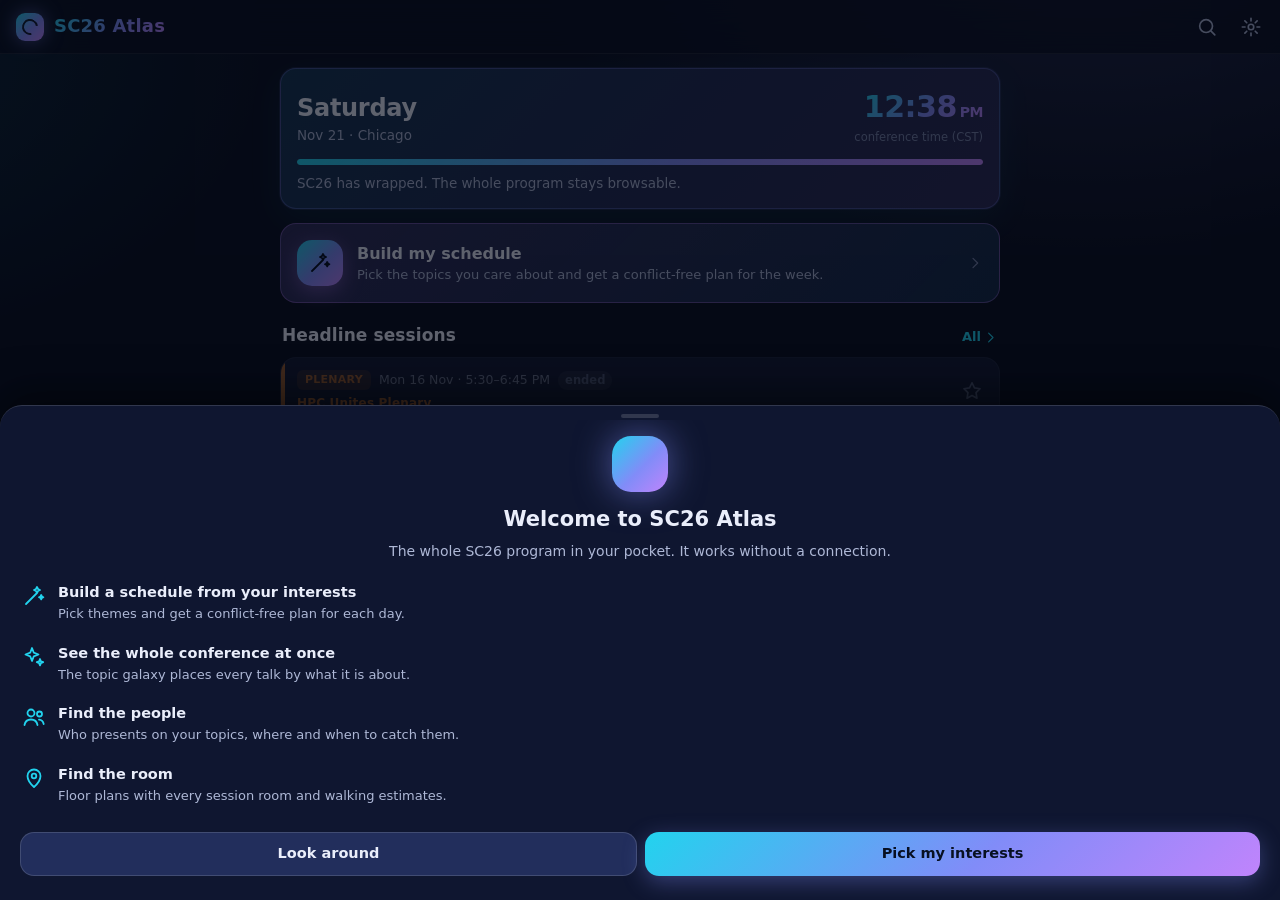
<file: app/web/www/index.html>
<!doctype html>
<html lang="en">
<head>
<meta charset="utf-8">
<meta name="viewport" content="width=device-width, initial-scale=1, maximum-scale=1, user-scalable=no, viewport-fit=cover">
<meta name="theme-color" content="#0B1020">
<meta name="color-scheme" content="dark">
<title>SC26 Atlas</title>
<link rel="icon" href="data:,">
<link rel="stylesheet" href="css/app.css">
<link rel="stylesheet" href="css/views.css">
<link rel="stylesheet" href="css/galaxy.css">
<link rel="stylesheet" href="css/viz.css">
<link rel="stylesheet" href="css/geo.css">
<link rel="stylesheet" href="css/map.css">
</head>
<body>
<div id="splash"><div class="orb"></div><h1>SC26 Atlas</h1><p id="splash-msg">Starting…</p></div>
<div id="app"></div>
<script src="vendor/d3.min.js"></script>
<script src="vendor/topojson-client.min.js"></script>
<script type="module" src="js/app.js"></script>
</body>
</html>
</file>
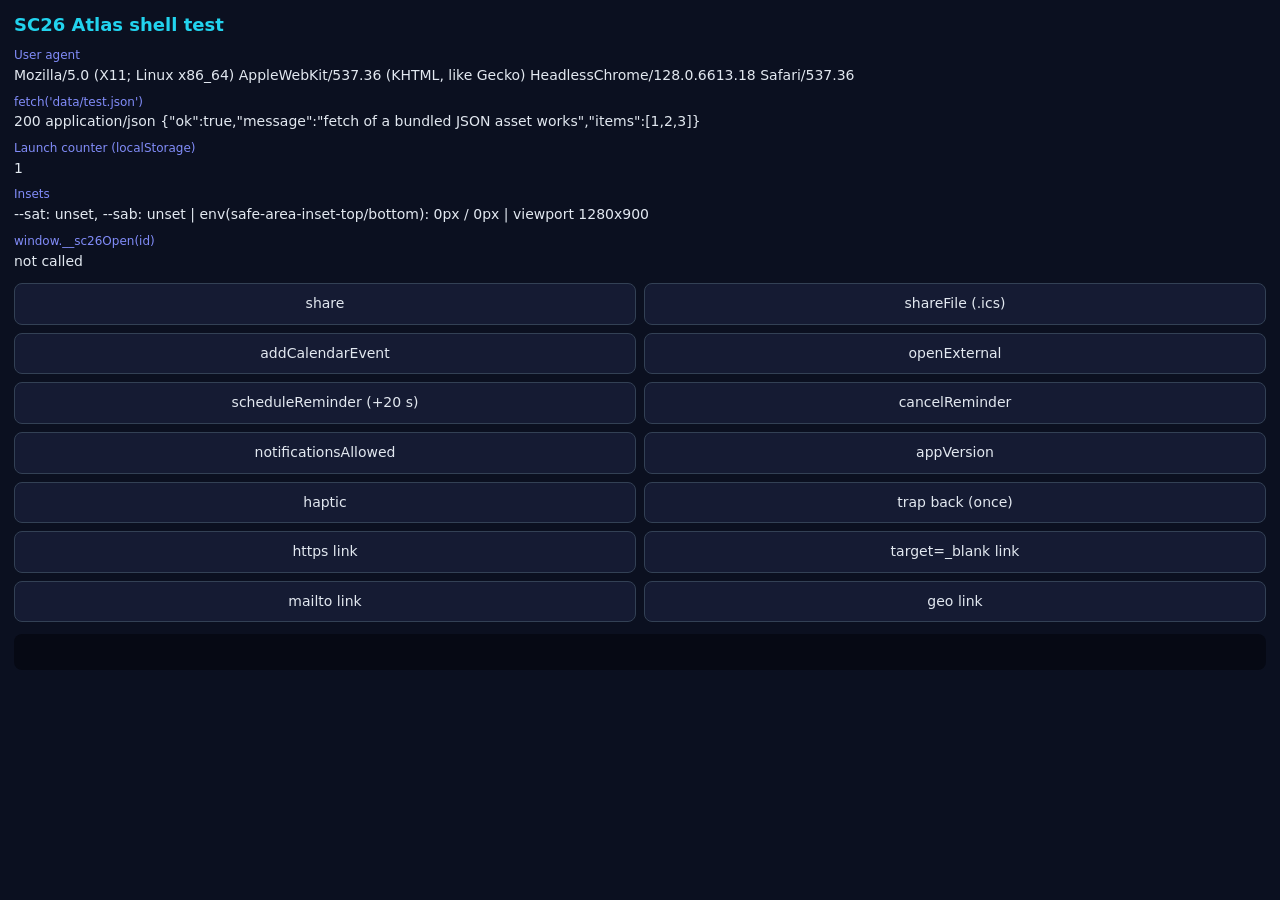
<file: app/android/tools/shell-test-page/index.html>
<!doctype html>
<!-- PLACEHOLDER: test page for the Android shell (app/android). Replace with the real web app. -->
<html lang="en">
<head>
<meta charset="utf-8">
<meta name="viewport" content="width=device-width, initial-scale=1, viewport-fit=cover">
<title>SC26 Atlas shell test</title>
<style>
  :root { color-scheme: dark; }
  * { box-sizing: border-box; }
  html, body { margin: 0; background: #0B1020; color: #E2E8F0; font: 14px/1.4 system-ui, sans-serif; }
  body {
    /* --sat / --sab are set by the native shell; env() is the fallback in a plain browser. */
    padding: calc(var(--sat, env(safe-area-inset-top, 0px)) + 12px) 14px
             calc(var(--sab, env(safe-area-inset-bottom, 0px)) + 12px);
  }
  h1 { font-size: 18px; margin: 0 0 10px; color: #22D3EE; }
  dl { margin: 0 0 12px; }
  dt { color: #818CF8; font-size: 12px; margin-top: 8px; }
  dd { margin: 2px 0 0; word-break: break-word; }
  .buttons { display: grid; grid-template-columns: 1fr 1fr; gap: 8px; }
  button, a.btn {
    display: block; padding: 10px 8px; border: 1px solid #334155; border-radius: 8px;
    background: #151B33; color: #E2E8F0; font: inherit; text-align: center; text-decoration: none;
  }
  button:active { background: #1E2A52; }
  #log { margin-top: 12px; padding: 8px; min-height: 3em; border-radius: 8px; background: #060914;
         color: #C084FC; font: 12px/1.4 ui-monospace, monospace; white-space: pre-wrap; }
  #probe { position: fixed; visibility: hidden; padding: env(safe-area-inset-top, 0px) 0 env(safe-area-inset-bottom, 0px); }
</style>
</head>
<body>
<h1>SC26 Atlas shell test</h1>
<dl>
  <dt>User agent</dt><dd id="ua"></dd>
  <dt>fetch('data/test.json')</dt><dd id="fetch">loading...</dd>
  <dt>Launch counter (localStorage)</dt><dd id="count"></dd>
  <dt>Insets</dt><dd id="insets"></dd>
  <dt>window.__sc26Open(id)</dt><dd id="open">not called</dd>
</dl>

<div class="buttons">
  <button id="b-share">share</button>
  <button id="b-shareFile">shareFile (.ics)</button>
  <button id="b-calendar">addCalendarEvent</button>
  <button id="b-openExternal">openExternal</button>
  <button id="b-schedule">scheduleReminder (+20 s)</button>
  <button id="b-cancel">cancelReminder</button>
  <button id="b-allowed">notificationsAllowed</button>
  <button id="b-version">appVersion</button>
  <button id="b-haptic">haptic</button>
  <button id="b-trap">trap back (once)</button>
  <a class="btn" id="a-https" href="https://example.com/">https link</a>
  <a class="btn" id="a-blank" href="https://example.org/" target="_blank">target=_blank link</a>
  <a class="btn" id="a-mailto" href="mailto:test@example.com?subject=SC26">mailto link</a>
  <a class="btn" id="a-geo" href="geo:41.8826,-87.6233?q=McCormick+Place">geo link</a>
</div>
<div id="probe"></div>
<div id="log"></div>

<script>
  const $ = (id) => document.getElementById(id);
  const log = (msg) => { $('log').textContent = msg + '\n' + $('log').textContent; };
  const bridge = () => window.AndroidBridge;
  const call = (name, ...args) => {
    if (!bridge()) { log(name + ': window.AndroidBridge is not available'); return undefined; }
    const result = bridge()[name](...args);
    log(name + '(' + args.map((a) => JSON.stringify(a)).join(', ').slice(0, 80) + ') -> ' + JSON.stringify(result));
    return result;
  };

  $('ua').textContent = navigator.userAgent;

  fetch('data/test.json')
    .then((r) => r.json().then((j) => r.status + ' ' + r.headers.get('content-type') + ' ' + JSON.stringify(j)))
    .catch((e) => 'FAILED: ' + e)
    .then((text) => { $('fetch').textContent = text; });

  const launches = (parseInt(localStorage.getItem('sc26.launches'), 10) || 0) + 1;
  localStorage.setItem('sc26.launches', String(launches));
  $('count').textContent = String(launches);

  const showInsets = () => {
    const root = getComputedStyle(document.documentElement);
    const probe = getComputedStyle($('probe'));
    $('insets').textContent =
      '--sat: ' + (root.getPropertyValue('--sat').trim() || 'unset') +
      ', --sab: ' + (root.getPropertyValue('--sab').trim() || 'unset') +
      ' | env(safe-area-inset-top/bottom): ' + probe.paddingTop + ' / ' + probe.paddingBottom +
      ' | viewport ' + innerWidth + 'x' + innerHeight;
  };
  showInsets();
  setInterval(showInsets, 500);

  // Contract with the native shell.
  let trapBack = false;
  window.__sc26Back = () => {
    if (!trapBack) return false;      // not handled: the shell finishes the activity
    trapBack = false;
    log('__sc26Back: handled by the page');
    return true;
  };
  window.__sc26Open = (id) => {
    $('open').textContent = 'called with id ' + JSON.stringify(id);
    log('__sc26Open(' + JSON.stringify(id) + ')');
  };

  const ics = () => [
    'BEGIN:VCALENDAR', 'VERSION:2.0', 'PRODID:-//SC26 Atlas//shell test//EN', 'BEGIN:VEVENT',
    'UID:shell-test@sc26atlas', 'DTSTAMP:20261118T000000Z', 'DTSTART:20261118T150000Z',
    'DTEND:20261118T160000Z', 'SUMMARY:SC26 shell test event', 'LOCATION:Room 101', 'END:VEVENT',
    'END:VCALENDAR', ''].join('\r\n');

  $('b-share').onclick = () => call('share', 'SC26 Atlas', 'Shared from the shell test page');
  $('b-shareFile').onclick = () => call('shareFile', 'sc26-test.ics', 'text/calendar', ics());
  $('b-calendar').onclick = () => {
    const start = Date.now() + 3600e3;
    call('addCalendarEvent', 'SC26 shell test', start, String(start + 1800e3), 'Room 101', 'Created by the test page');
  };
  $('b-openExternal').onclick = () => call('openExternal', 'https://example.com/?from=openExternal');
  $('b-schedule').onclick = () =>
    call('scheduleReminder', 'test-1', 'Session reminder', 'Shell test reminder (id test-1)', Date.now() + 20e3);
  $('b-cancel').onclick = () => call('cancelReminder', 'test-1');
  $('b-allowed').onclick = () => call('notificationsAllowed');
  $('b-version').onclick = () => call('appVersion');
  $('b-haptic').onclick = () => call('haptic');
  $('b-trap').onclick = () => { trapBack = true; log('next back press will be handled by the page'); };
</script>
</body>
</html>
</file>
<file: app/web/www/css/app.css>
/* SC26 Atlas: shared styles. Dark, glassy, cyan-to-violet accents. */
:root {
  --bg: #0B1020; --bg2: #0F1630; --card: #141C3A; --card2: #1A2449; --card3: #222E5C;
  --line: rgba(255, 255, 255, .08); --line2: rgba(255, 255, 255, .14);
  --tx: #EAEEFB; --tx2: #AEB8D6; --tx3: #7A86AB;
  --acc: #22D3EE; --acc2: #818CF8; --acc3: #C084FC; --ok: #34D399; --warn: #FBBF24; --bad: #FB7185; --gold: #FACC15;
  --grad: linear-gradient(135deg, #22D3EE 0%, #818CF8 55%, #C084FC 100%);
  --r: 16px; --r2: 12px; --r3: 999px;
  --top-h: 54px; --tabs-h: 62px;
  --sat: env(safe-area-inset-top, 0px); --sab: env(safe-area-inset-bottom, 0px);
  --shadow: 0 8px 28px rgba(0, 0, 0, .35);
  color-scheme: dark;
}
* { box-sizing: border-box; -webkit-tap-highlight-color: transparent; }
html, body { height: 100%; margin: 0; }
body {
  font: 15px/1.45 system-ui, -apple-system, Roboto, "Segoe UI", sans-serif; color: var(--tx);
  background:
    radial-gradient(900px 520px at 85% -8%, rgba(129, 140, 248, .20), transparent 62%),
    radial-gradient(700px 480px at -12% 6%, rgba(34, 211, 238, .13), transparent 60%),
    var(--bg);
  background-attachment: fixed; overflow: hidden; overscroll-behavior: none;
  -webkit-font-smoothing: antialiased; text-rendering: optimizeLegibility;
  user-select: none; -webkit-user-select: none;
}
button { font: inherit; color: inherit; background: none; border: 0; padding: 0; cursor: pointer; }
input, textarea, select { font: inherit; color: inherit; }
h1, h2, h3, h4, p { margin: 0; }
a { color: var(--acc); text-decoration: none; }
.sel { user-select: text; -webkit-user-select: text; }
.ic { width: 20px; height: 20px; flex: none; vertical-align: -4px; }
.ic.dim { color: var(--tx3); width: 16px; height: 16px; }
mark { background: rgba(34, 211, 238, .25); color: inherit; border-radius: 3px; padding: 0 1px; }

/* ------------------------------------------------------------ app frame */
#app { position: fixed; inset: 0; display: flex; flex-direction: column; }
#top {
  flex: none; height: calc(var(--top-h) + var(--sat)); padding: var(--sat) 8px 0 8px; display: flex; align-items: center; gap: 2px;
  background: rgba(11, 16, 32, .78); backdrop-filter: blur(14px); -webkit-backdrop-filter: blur(14px);
  border-bottom: 1px solid var(--line); z-index: 20;
}
#top.root #top-back, #top.root #top-title { display: none; }
#top.sub #top-brand, #top.sub #top-settings { display: none; }
#top-brand { display: flex; align-items: center; gap: 10px; flex: 1; padding-left: 8px; font-size: 18px; letter-spacing: .2px; }
#top-brand b { background: var(--grad); -webkit-background-clip: text; background-clip: text; color: transparent; font-weight: 800; }
.logo { width: 28px; height: 28px; border-radius: 9px; background: var(--grad); position: relative; box-shadow: 0 0 18px rgba(129, 140, 248, .55); }
.logo::after { content: ""; position: absolute; inset: 6px; border-radius: 50%; border: 2px solid rgba(11, 16, 32, .9); border-right-color: transparent; transform: rotate(35deg); }
#top-title { flex: 1; font-size: 17px; font-weight: 650; white-space: nowrap; overflow: hidden; text-overflow: ellipsis; padding: 0 4px; }
#top-actions { display: flex; align-items: center; }
.iconbtn { width: 42px; height: 42px; border-radius: 50%; display: inline-flex; align-items: center; justify-content: center; color: var(--tx2); flex: none; }
.iconbtn:active { background: var(--line); }
.iconbtn.on { color: var(--gold); }
.iconbtn .ic { width: 22px; height: 22px; }

#view { flex: 1; overflow-y: auto; overflow-x: hidden; padding: 14px 14px 28px; -webkit-overflow-scrolling: touch; outline: none; scroll-behavior: auto; }
#view.full { padding: 0; overflow: hidden; position: relative; }
#view.enter { animation: vin .22s ease-out; }
#view.enter-back { animation: vback .2s ease-out; }
@keyframes vin { from { opacity: 0; transform: translateY(10px); } to { opacity: 1; transform: none; } }
@keyframes vback { from { opacity: 0; transform: translateY(-6px); } to { opacity: 1; transform: none; } }

#tabs {
  flex: none; height: calc(var(--tabs-h) + var(--sab)); padding-bottom: var(--sab); display: flex;
  background: rgba(11, 16, 32, .86); backdrop-filter: blur(16px); -webkit-backdrop-filter: blur(16px); border-top: 1px solid var(--line); z-index: 20;
}
#tabs button { flex: 1; display: flex; flex-direction: column; align-items: center; justify-content: center; gap: 3px; color: var(--tx3); font-size: 11px; font-weight: 600; position: relative; }
#tabs button .ic { width: 23px; height: 23px; transition: transform .18s; }
#tabs button.on { color: var(--tx); }
#tabs button.on .ic { color: var(--acc); transform: translateY(-1px) scale(1.08); filter: drop-shadow(0 0 8px rgba(34, 211, 238, .6)); }
#tabs button.on::before { content: ""; position: absolute; top: 0; width: 28px; height: 3px; border-radius: 0 0 4px 4px; background: var(--grad); }
#plan-badge { position: absolute; top: 7px; left: calc(50% + 8px); min-width: 17px; height: 17px; padding: 0 5px; border-radius: 9px; background: var(--acc3); color: #0B1020; font: 700 10.5px/17px system-ui; font-style: normal; text-align: center; }
body.full #tabs { display: flex; }

/* --------------------------------------------------------------- pieces */
.card { background: linear-gradient(180deg, rgba(255, 255, 255, .045), rgba(255, 255, 255, .02)), var(--card); border: 1px solid var(--line); border-radius: var(--r); }
.card.pad { padding: 14px; }
.card.glow { border-color: rgba(129, 140, 248, .35); box-shadow: 0 0 0 1px rgba(129, 140, 248, .12), 0 10px 34px rgba(34, 211, 238, .08); }

.it { position: relative; display: flex; align-items: flex-start; gap: 6px; padding: 12px 6px 12px 16px; margin-bottom: 10px; overflow: hidden; }
.it::before { content: ""; position: absolute; left: 0; top: 0; bottom: 0; width: 4px; background: var(--c); }
.it:active { background: var(--card2); }
.it.past { opacity: .62; }
.it-main { flex: 1; min-width: 0; }
.it-meta { display: flex; align-items: center; flex-wrap: wrap; gap: 6px 8px; margin-bottom: 5px; }
.it-meta .time { color: var(--tx2); font-size: 12.5px; font-variant-numeric: tabular-nums; }
.it-title { font-weight: 650; font-size: 15.5px; line-height: 1.3; display: -webkit-box; -webkit-line-clamp: 3; -webkit-box-orient: vertical; overflow: hidden; }
.it-kick { color: var(--c); font-size: 12px; font-weight: 700; letter-spacing: .2px; margin-bottom: 1px; }
.it-par { color: var(--tx3); font-size: 12.5px; margin-top: 2px; white-space: nowrap; overflow: hidden; text-overflow: ellipsis; }
.it-sub { display: flex; flex-wrap: wrap; gap: 3px 12px; margin-top: 6px; color: var(--tx2); font-size: 12.8px; }
.it-sub .loc { display: inline-flex; align-items: center; gap: 3px; color: var(--tx); white-space: nowrap; }
.it-sub .loc .ic { width: 14px; height: 14px; color: var(--c); }
.it-sub .who { white-space: nowrap; overflow: hidden; text-overflow: ellipsis; max-width: 100%; }
.it-sub .cnt { color: var(--tx3); }
.it.dense { padding-top: 9px; padding-bottom: 9px; margin-bottom: 7px; }
.it.dense .it-title { font-size: 14.5px; -webkit-line-clamp: 2; }

.pill { display: inline-flex; align-items: center; height: 20px; padding: 0 8px; border-radius: 6px; font-size: 11px; font-weight: 700; letter-spacing: .25px; text-transform: uppercase; color: var(--c); background: color-mix(in srgb, var(--c) 16%, transparent); white-space: nowrap; }
.rel { font-size: 11.5px; font-weight: 700; padding: 1px 7px; border-radius: 9px; }
.rel.now { color: #06281c; background: var(--ok); animation: pulse 1.8s infinite; }
.rel.soon { color: var(--warn); background: rgba(251, 191, 36, .13); }
.rel.past { color: var(--tx3); background: var(--line); }
@keyframes pulse { 0%, 100% { box-shadow: 0 0 0 0 rgba(52, 211, 153, .5); } 50% { box-shadow: 0 0 0 6px rgba(52, 211, 153, 0); } }
.badge { display: inline-flex; align-items: center; gap: 4px; font-size: 11.5px; font-weight: 650; padding: 2px 8px; border-radius: 8px; background: var(--line); color: var(--tx2); }
.badge .ic { width: 13px; height: 13px; }
.badge.gold { color: var(--gold); background: rgba(250, 204, 21, .12); }

.star { width: 42px; height: 42px; flex: none; border-radius: 50%; display: inline-flex; align-items: center; justify-content: center; color: var(--tx3); }
.star .ic { width: 22px; height: 22px; transition: transform .15s; }
.star.on { color: var(--gold); }
.star.on .ic { fill: var(--gold); filter: drop-shadow(0 0 6px rgba(250, 204, 21, .55)); }
.star.pop .ic { animation: pop .32s ease-out; }
.star.sm { width: 34px; height: 34px; } .star.sm .ic { width: 18px; height: 18px; }
@keyframes pop { 0% { transform: scale(.6); } 60% { transform: scale(1.35); } 100% { transform: scale(1); } }

.match { display: flex; align-items: center; flex-wrap: wrap; gap: 6px 8px; margin-top: 8px; font-size: 12px; color: var(--tx2); }
.match .bar { width: 64px; height: 6px; border-radius: 3px; background: var(--line2); overflow: hidden; }
.match .bar i { display: block; height: 100%; background: var(--grad); }
.match b { color: var(--acc); font-weight: 700; }

.chips { display: flex; flex-wrap: wrap; gap: 8px; }
.hscroll { display: flex; gap: 8px; overflow-x: auto; padding: 2px 14px; margin: 0 -14px; scrollbar-width: none; }
.hscroll::-webkit-scrollbar { display: none; }
.hscroll > * { flex: none; }
.chip { display: inline-flex; align-items: center; gap: 6px; height: 34px; padding: 0 13px; border-radius: var(--r3); background: var(--card2); border: 1px solid var(--line); color: var(--tx2); font-size: 13.5px; font-weight: 550; white-space: nowrap; transition: background .12s, border-color .12s, color .12s; }
.chip .ic { width: 15px; height: 15px; }
.chip i { font-style: normal; font-size: 11.5px; color: var(--tx3); font-weight: 600; }
.chip.sm { height: 26px; padding: 0 10px; font-size: 12px; }
.chip.tinted { color: color-mix(in srgb, var(--c) 78%, white); border-color: color-mix(in srgb, var(--c) 34%, transparent); background: color-mix(in srgb, var(--c) 11%, transparent); }
.chip.on { color: #071022; background: var(--acc); border-color: transparent; font-weight: 700; }
.chip.on i { color: rgba(7, 16, 34, .65); }
.chip.tinted.on { background: var(--c); color: #071022; }
.chip:active { transform: scale(.97); }

.btn { display: inline-flex; align-items: center; justify-content: center; gap: 8px; height: 44px; padding: 0 18px; border-radius: 14px; background: var(--card3); border: 1px solid var(--line2); font-weight: 650; font-size: 14.5px; color: var(--tx); }
.btn:active { transform: scale(.98); }
.btn.primary { background: var(--grad); color: #071022; border: 0; box-shadow: 0 6px 22px rgba(129, 140, 248, .35); }
.btn.ghost { background: transparent; }
.btn.sm { height: 34px; padding: 0 12px; font-size: 13px; border-radius: 11px; gap: 6px; }
.btn.sm .ic { width: 16px; height: 16px; }
.btn.on { color: var(--bad); border-color: rgba(251, 113, 133, .4); }
.btn.on .ic { fill: var(--bad); }
.btn.block { width: 100%; }
.btn[disabled] { opacity: .45; }
.link { display: inline-flex; align-items: center; gap: 2px; color: var(--acc); font-size: 13px; font-weight: 600; }
.link .ic { width: 15px; height: 15px; }
.btnrow { display: flex; gap: 8px; flex-wrap: wrap; }
.btnrow .btn { flex: 1; min-width: 0; }

.sec { margin: 20px 0 0; }
.sec:first-child { margin-top: 4px; }
.sec-h { display: flex; align-items: baseline; gap: 10px; margin: 0 2px 10px; }
.sec-h h2 { font-size: 17px; font-weight: 750; letter-spacing: .1px; flex: 1; }
.sec-sub { color: var(--tx3); font-size: 12.5px; }
.lead { color: var(--tx2); font-size: 14px; margin: 0 2px 12px; }
.muted { color: var(--tx3); } .small { font-size: 12.5px; }

.row { display: flex; align-items: center; gap: 12px; padding: 10px 4px; border-bottom: 1px solid var(--line); min-height: 60px; }
.row:last-child { border-bottom: 0; }
.row:active { background: var(--line); }
.row-main { flex: 1; min-width: 0; }
.row-title { font-weight: 620; white-space: nowrap; overflow: hidden; text-overflow: ellipsis; }
.row-title.wf { display: flex; align-items: center; gap: 6px; }
.row-title.wf .nm { min-width: 0; overflow: hidden; text-overflow: ellipsis; }
.row-title.wf .flag { flex: none; }
.row-sub { color: var(--tx2); font-size: 12.8px; white-space: nowrap; overflow: hidden; text-overflow: ellipsis; }
.row-right { color: var(--tx2); font-size: 12.5px; text-align: right; flex: none; font-variant-numeric: tabular-nums; }
.row-right b { display: block; color: var(--tx); font-size: 16px; }
.flag { font-size: 13px; }
.list { padding: 2px 12px; }

.av { position: relative; display: inline-flex; align-items: center; justify-content: center; width: var(--s); height: var(--s); flex: none; border-radius: 50%; overflow: hidden; font-weight: 700; font-size: calc(var(--s) * .36); color: #fff; background: linear-gradient(135deg, hsl(var(--h) 62% 46%), hsl(calc(var(--h) + 48) 60% 36%)); box-shadow: inset 0 0 0 1px rgba(255, 255, 255, .14); }
.av img { position: absolute; inset: 0; width: 100%; height: 100%; object-fit: cover; }
.av.sq { border-radius: 13px; color: rgba(255, 255, 255, .92); }
.av.ring { box-shadow: 0 0 0 2px var(--bg), 0 0 0 4px var(--acc2); }
.avstack { display: inline-flex; } .avstack .av { margin-left: -8px; box-shadow: 0 0 0 2px var(--card); } .avstack .av:first-child { margin-left: 0; }

.stats { display: grid; grid-template-columns: repeat(3, 1fr); gap: 10px; }
.stat { background: var(--card); border: 1px solid var(--line); border-radius: var(--r2); padding: 12px 10px; text-align: center; }
.stat b { display: block; font-size: 22px; font-weight: 800; background: var(--grad); -webkit-background-clip: text; background-clip: text; color: transparent; font-variant-numeric: tabular-nums; }
.stat span { color: var(--tx2); font-size: 11.8px; }

.empty { text-align: center; padding: 44px 24px; color: var(--tx2); }
.empty > .ic { width: 44px; height: 44px; color: var(--acc2); opacity: .9; }
.empty h3 { margin: 12px 0 6px; font-size: 17px; color: var(--tx); }
.empty p { margin-bottom: 16px; }

.seg { display: flex; padding: 3px; background: var(--card); border: 1px solid var(--line); border-radius: 13px; gap: 2px; }
.seg button { flex: 1; height: 34px; border-radius: 10px; color: var(--tx2); font-weight: 620; font-size: 13.5px; display: inline-flex; align-items: center; justify-content: center; gap: 6px; white-space: nowrap; padding: 0 8px; }
.seg button .ic { width: 16px; height: 16px; }
.seg button.on { background: var(--card3); color: var(--tx); box-shadow: 0 1px 0 rgba(255, 255, 255, .08) inset; }

.field { display: flex; align-items: center; gap: 8px; height: 46px; padding: 0 14px; background: var(--card); border: 1px solid var(--line2); border-radius: 14px; }
.field:focus-within { border-color: var(--acc2); box-shadow: 0 0 0 3px rgba(129, 140, 248, .18); }
.field input { flex: 1; min-width: 0; background: none; border: 0; outline: 0; height: 100%; font-size: 15.5px; user-select: text; -webkit-user-select: text; }
.field input::placeholder { color: var(--tx3); }
.field .ic { color: var(--tx3); }
textarea.area { width: 100%; min-height: 84px; padding: 12px 14px; background: var(--card); border: 1px solid var(--line2); border-radius: 14px; outline: 0; resize: vertical; user-select: text; -webkit-user-select: text; }
textarea.area:focus { border-color: var(--acc2); }

.toggle { display: flex; align-items: center; gap: 12px; padding: 12px 2px; border-bottom: 1px solid var(--line); }
.toggle:last-child { border-bottom: 0; }
.toggle > div { flex: 1; } .toggle b { display: block; font-weight: 620; } .toggle span { color: var(--tx2); font-size: 12.8px; }
.sw { width: 46px; height: 28px; border-radius: 14px; background: var(--card3); border: 1px solid var(--line2); position: relative; flex: none; transition: background .15s; }
.sw::after { content: ""; position: absolute; top: 2px; left: 2px; width: 22px; height: 22px; border-radius: 50%; background: var(--tx2); transition: transform .15s, background .15s; }
.sw.on { background: color-mix(in srgb, var(--acc) 55%, transparent); border-color: transparent; }
.sw.on::after { transform: translateX(18px); background: #fff; }

.daytabs { display: flex; gap: 8px; overflow-x: auto; padding: 2px 14px 4px; margin: 0 -14px 10px; scrollbar-width: none; }
.daytabs::-webkit-scrollbar { display: none; }
.daytab { flex: none; width: 58px; padding: 8px 0 7px; border-radius: 14px; background: var(--card); border: 1px solid var(--line); text-align: center; color: var(--tx2); position: relative; }
.daytab b { display: block; font-size: 19px; line-height: 1.1; color: var(--tx); }
.daytab small { font-size: 11px; font-weight: 650; text-transform: uppercase; letter-spacing: .5px; }
.daytab em { display: block; font-style: normal; font-size: 10.5px; color: var(--tx3); margin-top: 1px; }
.daytab.on { background: var(--grad); border-color: transparent; color: #071022; }
.daytab.on b, .daytab.on em { color: #071022; }
.daytab.today::after { content: ""; position: absolute; top: 5px; right: 6px; width: 6px; height: 6px; border-radius: 50%; background: var(--ok); }

.timehead { position: sticky; top: -14px; z-index: 5; margin: 14px -14px 8px; padding: 7px 16px; display: flex; align-items: baseline; gap: 10px; background: rgba(11, 16, 32, .9); backdrop-filter: blur(10px); -webkit-backdrop-filter: blur(10px); border-bottom: 1px solid var(--line); }
.timehead b { font-size: 15px; font-weight: 750; font-variant-numeric: tabular-nums; }
.timehead span { color: var(--tx3); font-size: 12.5px; }
.timehead.now b { color: var(--ok); }

.talk { display: flex; align-items: center; gap: 10px; padding: 9px 2px 9px 0; border-bottom: 1px solid var(--line); }
.talk:last-child { border-bottom: 0; }
.talk .t { width: 66px; flex: none; color: var(--tx2); font-size: 12.3px; font-variant-numeric: tabular-nums; }
.talk .tt { flex: 1; min-width: 0; }
.talk .tt b { display: block; font-weight: 600; font-size: 14px; line-height: 1.3; }
.talk .tt em { display: block; font-style: normal; color: var(--tx2); font-size: 12.3px; white-space: nowrap; overflow: hidden; text-overflow: ellipsis; }
.talk.brk { color: var(--tx3); font-size: 13px; padding: 7px 0; }
.talk.past { opacity: .6; }

/* ---------------------------------------------------------------- sheet */
.sheet-wrap { position: fixed; inset: 0; z-index: 60; }
.sheet-bg { position: absolute; inset: 0; background: rgba(3, 6, 16, .6); opacity: 0; transition: opacity .2s; }
.sheet { position: absolute; left: 0; right: 0; bottom: 0; max-height: 82%; display: flex; flex-direction: column; background: var(--bg2); border-radius: 22px 22px 0 0; border-top: 1px solid var(--line2); transform: translateY(100%); transition: transform .24s cubic-bezier(.2, .8, .2, 1); padding-bottom: var(--sab); box-shadow: 0 -12px 40px rgba(0, 0, 0, .5); }
.sheet.tall { height: 82%; }
.sheet-wrap.open .sheet-bg { opacity: 1; } .sheet-wrap.open .sheet { transform: none; }
.sheet-grip { width: 38px; height: 4px; border-radius: 2px; background: var(--line2); margin: 8px auto 2px; flex: none; }
.sheet-h { display: flex; align-items: center; padding: 4px 8px 4px 18px; flex: none; }
.sheet-h h3 { flex: 1; font-size: 17px; }
.sheet-body { overflow-y: auto; padding: 8px 16px 20px; }

#toast { position: fixed; left: 50%; bottom: calc(var(--tabs-h) + var(--sab) + 16px); transform: translate(-50%, 20px); opacity: 0; pointer-events: none; z-index: 80; background: #F1F4FF; color: #0B1020; font-weight: 620; font-size: 13.5px; padding: 10px 16px; border-radius: 14px; box-shadow: var(--shadow); transition: opacity .18s, transform .18s; max-width: 86%; text-align: center; }
#toast.show { opacity: 1; transform: translate(-50%, 0); }

/* --------------------------------------------------------------- splash */
#splash { position: fixed; inset: 0; z-index: 100; display: flex; flex-direction: column; align-items: center; justify-content: center; gap: 18px; background: var(--bg); transition: opacity .35s; }
#splash.hide { opacity: 0; pointer-events: none; }
#splash .orb { width: 86px; height: 86px; border-radius: 28px; background: var(--grad); box-shadow: 0 0 60px rgba(129, 140, 248, .6); animation: orb 2.4s ease-in-out infinite; position: relative; }
#splash .orb::after { content: ""; position: absolute; inset: 20px; border-radius: 50%; border: 5px solid rgba(11, 16, 32, .9); border-right-color: transparent; animation: spin 1.1s linear infinite; }
#splash h1 { font-size: 26px; font-weight: 850; background: var(--grad); -webkit-background-clip: text; background-clip: text; color: transparent; }
#splash p { color: var(--tx2); font-size: 13.5px; min-height: 20px; }
@keyframes orb { 0%, 100% { transform: translateY(0) rotate(0); } 50% { transform: translateY(-8px) rotate(4deg); } }
@keyframes spin { to { transform: rotate(360deg); } }

/* ------------------------------------------------------------- generic */
.grid2 { display: grid; grid-template-columns: 1fr 1fr; gap: 10px; }
.tile { position: relative; padding: 13px 14px 14px; border-radius: var(--r); background: var(--card); border: 1px solid var(--line); overflow: hidden; min-height: 96px; display: flex; flex-direction: column; }
.tile:active { transform: scale(.985); }
.tile .ic { width: 26px; height: 26px; color: var(--c, var(--acc)); margin-bottom: 10px; position: relative; z-index: 1; }
.tile b, .tile span { position: relative; z-index: 1; }
.tile b { font-size: 15px; } .tile span { color: var(--tx2); font-size: 12.3px; line-height: 1.3; }
.tile::after { content: ""; position: absolute; right: -30px; top: -30px; width: 110px; height: 110px; border-radius: 50%; background: radial-gradient(circle, color-mix(in srgb, var(--c, var(--acc)) 32%, transparent), transparent 70%); }
.kv { display: grid; grid-template-columns: auto 1fr; gap: 6px 14px; font-size: 13.8px; }
.kv dt { color: var(--tx3); } .kv dd { margin: 0; }
.hr { height: 1px; background: var(--line); margin: 14px 0; }
.note { font-size: 12.3px; color: var(--tx3); line-height: 1.4; }
.spinner { width: 26px; height: 26px; border-radius: 50%; border: 3px solid var(--line2); border-top-color: var(--acc); animation: spin .8s linear infinite; margin: 30px auto; }
.sentinel { height: 1px; }
.bars { display: grid; gap: 7px; }
.barrow { display: grid; grid-template-columns: minmax(0, 46%) 1fr auto; align-items: center; gap: 10px; font-size: 13.3px; min-height: 28px; }
.barrow > span:first-child { white-space: nowrap; overflow: hidden; text-overflow: ellipsis; }
.barrow .track { height: 10px; border-radius: 5px; background: var(--line); overflow: hidden; }
.barrow .track i { display: block; height: 100%; border-radius: 5px; background: var(--c, var(--acc2)); min-width: 3px; }
.barrow > b { font-variant-numeric: tabular-nums; font-weight: 650; color: var(--tx2); min-width: 26px; text-align: right; }
.legend { display: flex; flex-wrap: wrap; gap: 6px 12px; font-size: 12px; color: var(--tx2); }
.legend i { display: inline-block; width: 9px; height: 9px; border-radius: 3px; margin-right: 5px; background: var(--c); }
canvas { display: block; touch-action: none; }
.fab { position: absolute; right: 14px; bottom: 14px; z-index: 8; }
.overlay-card { position: absolute; left: 12px; right: 12px; bottom: 12px; z-index: 9; padding: 12px 14px; border-radius: var(--r); background: rgba(20, 28, 58, .94); border: 1px solid var(--line2); backdrop-filter: blur(12px); -webkit-backdrop-filter: blur(12px); box-shadow: var(--shadow); }
.floatbar { position: absolute; left: 0; right: 0; top: 0; z-index: 8; padding: 10px 0 8px; background: linear-gradient(180deg, rgba(11, 16, 32, .92), rgba(11, 16, 32, 0)); }
@media (min-width: 720px) {
  #view:not(.full) { padding-left: max(14px, calc(50% - 360px)); padding-right: max(14px, calc(50% - 360px)); }
}
@media (prefers-reduced-motion: reduce) { *, *::before, *::after { animation-duration: .01ms !important; animation-delay: 0s !important; transition-duration: .01ms !important; } }
</file>
<file: app/web/www/css/views.css>
/* SC26 Atlas: styles for the core views (today, schedule, item, people, plan, builder, search, settings). */

/* ---------------------------------------------------------------- today */
.hero { padding: 16px 16px 14px; margin-bottom: 14px; background: linear-gradient(135deg, rgba(34, 211, 238, .14), rgba(129, 140, 248, .13) 55%, rgba(192, 132, 252, .14)), var(--card); }
.hero-row { display: flex; align-items: flex-end; justify-content: space-between; gap: 12px; }
.hero-day { font-size: 24px; font-weight: 820; letter-spacing: -.3px; }
.hero-date { color: var(--tx2); font-size: 13.5px; }
.hero-clock { text-align: right; }
.hero-clock b { font-size: 30px; font-weight: 800; font-variant-numeric: tabular-nums; letter-spacing: -.5px; background: var(--grad); -webkit-background-clip: text; background-clip: text; color: transparent; }
.hero-clock small { font-size: 14px; margin-left: 3px; }
.hero-clock span { display: block; font-size: 11.5px; color: var(--tx3); }
.hero-prog { height: 6px; border-radius: 3px; background: var(--line2); margin: 14px 0 9px; overflow: hidden; }
.hero-prog i { display: block; height: 100%; background: var(--grad); border-radius: 3px; transition: width .6s; }
.hero-sub { font-size: 13.5px; color: var(--tx2); }

.hcard { width: 268px; padding: 12px 6px 6px 14px; display: flex; flex-direction: column; position: relative; overflow: hidden; min-height: 148px; }
.hcard::before { content: ""; position: absolute; left: 0; top: 0; bottom: 0; width: 4px; background: var(--c); }
.hcard .it-title { -webkit-line-clamp: 3; padding-right: 8px; }
.hcard-now { margin-top: 6px; padding-right: 8px; font-size: 12.5px; color: var(--tx2); display: -webkit-box; -webkit-line-clamp: 2; -webkit-box-orient: vertical; overflow: hidden; }
.hcard-now i { font-style: normal; color: var(--ok); font-weight: 700; font-size: 11px; text-transform: uppercase; letter-spacing: .4px; }
.hcard-foot { margin-top: auto; padding-top: 8px; display: flex; align-items: center; gap: 10px; font-size: 12.3px; color: var(--tx2); font-variant-numeric: tabular-nums; }
.hcard-foot .loc { flex: 1; display: inline-flex; align-items: center; gap: 3px; color: var(--tx); white-space: nowrap; overflow: hidden; text-overflow: ellipsis; min-width: 0; }
.hcard-foot .loc .ic { width: 13px; height: 13px; color: var(--c); }

.next { display: flex; align-items: center; gap: 12px; padding: 12px 6px 12px 14px; position: relative; overflow: hidden; }
.next::before { content: ""; position: absolute; left: 0; top: 0; bottom: 0; width: 4px; background: var(--c); }
.next-when { width: 64px; flex: none; text-align: center; }
.next-when b { display: block; font-size: 21px; font-weight: 800; line-height: 1.1; color: var(--acc); font-variant-numeric: tabular-nums; }
.next-when b small { font-size: 11px; font-weight: 700; margin-left: 1px; }
.next-when b.live { color: var(--ok); }
.next-when span { font-size: 11.8px; color: var(--tx2); }
.next-main { flex: 1; min-width: 0; }
.next .it-sub .ic { width: 14px; height: 14px; }

.cta { display: flex; align-items: center; gap: 14px; padding: 16px; margin-bottom: 4px; border-color: rgba(192, 132, 252, .4); background: linear-gradient(135deg, rgba(192, 132, 252, .16), rgba(34, 211, 238, .08)), var(--card); }
.cta-ic { width: 46px; height: 46px; border-radius: 15px; background: var(--grad); display: flex; align-items: center; justify-content: center; color: #071022; flex: none; box-shadow: 0 6px 20px rgba(192, 132, 252, .4); }
.cta-ic .ic { width: 24px; height: 24px; }
.cta > div:nth-child(2) { flex: 1; } .cta b { display: block; font-size: 16px; } .cta span { color: var(--tx2); font-size: 13px; line-height: 1.35; display: block; }

/* ------------------------------------------------------------- schedule */
.sched-bar { display: flex; align-items: center; gap: 8px; margin-bottom: 4px; }
.sched-bar .hscroll { padding-right: 8px; mask-image: linear-gradient(90deg, #000 92%, transparent); -webkit-mask-image: linear-gradient(90deg, #000 92%, transparent); }
.seg.mini { flex: none; } .seg.mini button { width: 38px; padding: 0; }
.sub-talks { margin-top: 8px; padding: 2px 0 0 10px; border-left: 2px solid color-mix(in srgb, var(--c) 45%, transparent); }
.sub-talks-h { font-size: 11.5px; font-weight: 700; text-transform: uppercase; letter-spacing: .4px; color: var(--tx3); padding: 2px 0; }
.sub-talks .talk .t { width: 58px; }
.sheet-sub { margin: 18px 0 10px; font-size: 13px; text-transform: uppercase; letter-spacing: .5px; color: var(--tx3); }

.sgrid-wrap { overflow: auto; border: 1px solid var(--line); border-radius: var(--r); background: var(--bg2); position: relative; overscroll-behavior: contain; }
.sgrid { position: relative; }
.sgrid-head { position: sticky; top: 0; z-index: 4; background: rgba(15, 22, 48, .96); border-bottom: 1px solid var(--line2); }
.sgrid-room { position: absolute; top: 0; height: 100%; display: flex; align-items: center; justify-content: center; font-size: 12.5px; font-weight: 700; color: var(--tx); white-space: nowrap; overflow: hidden; text-overflow: ellipsis; padding: 0 4px; }
.sgrid-axis { position: sticky; left: 0; width: 46px; z-index: 3; background: rgba(15, 22, 48, .96); border-right: 1px solid var(--line); float: left; }
.sgrid-axis span { position: absolute; right: 6px; transform: translateY(-50%); font-size: 10.5px; color: var(--tx3); font-variant-numeric: tabular-nums; white-space: nowrap; }
.sgrid-axis span:first-child { transform: none; }
.sgrid-body { position: absolute; left: 0; right: 0; }
.sgrid-line { position: absolute; left: 46px; right: 0; height: 1px; background: var(--line); }
.sgrid-now { position: absolute; left: 46px; right: 0; height: 2px; background: var(--ok); z-index: 2; box-shadow: 0 0 10px var(--ok); }
.sblock { position: absolute; border-radius: 9px; padding: 5px 7px; overflow: hidden; background: color-mix(in srgb, var(--c) 22%, var(--card)); border-left: 3px solid var(--c); font-size: 11.5px; line-height: 1.25; }
.sblock b { display: -webkit-box; -webkit-line-clamp: 4; -webkit-box-orient: vertical; overflow: hidden; font-weight: 620; }
.sblock span { display: block; color: var(--tx2); font-size: 10.5px; margin-top: 2px; font-variant-numeric: tabular-nums; }
.sblock.mine { box-shadow: inset 0 0 0 1.5px var(--gold); }
.sblock.past { opacity: .5; }
.sblock:active { filter: brightness(1.3); }

/* --------------------------------------------------------------- detail */
.d-head { margin: 2px 2px 14px; }
.d-kick { margin-top: 8px; color: var(--c); font-size: 13px; font-weight: 700; letter-spacing: .2px; }
.d-kick + .d-title { margin-top: 2px; }
.d-title { font-size: 22px; line-height: 1.22; font-weight: 780; letter-spacing: -.2px; margin-top: 8px; }
.d-par { display: flex; align-items: center; gap: 8px; margin-top: 12px; padding: 9px 10px 9px 12px; border-radius: 12px; background: var(--card); border: 1px solid var(--line); width: 100%; text-align: left; color: var(--tx2); font-size: 13.3px; }
.d-par span { flex: 1; min-width: 0; white-space: nowrap; overflow: hidden; text-overflow: ellipsis; } .d-par b { color: var(--tx); font-weight: 620; }
.d-par .ic { width: 16px; height: 16px; color: var(--c); } .d-par .ic:last-child { color: var(--tx3); }
.d-info { padding: 4px 14px; }
.d-row { display: flex; align-items: center; gap: 12px; padding: 11px 0; border-bottom: 1px solid var(--line); }
.d-row:last-child { border-bottom: 0; }
.d-row > .ic { color: var(--c); width: 21px; height: 21px; }
.d-row > div { flex: 1; min-width: 0; } .d-row b { display: block; font-weight: 650; } .d-row span { color: var(--tx2); font-size: 13px; }
.d-row em { font-style: normal; color: var(--acc); font-size: 13px; font-weight: 600; display: inline-flex; align-items: center; }
.d-row em .ic { width: 15px; height: 15px; }
.d-row.small { padding: 9px 0; } .d-row.small > .ic { color: var(--tx3); width: 18px; height: 18px; }
.d-actions { display: flex; gap: 8px; margin: 12px 0 4px; }
.d-actions .grow { flex: 1; }
.btn.sq { width: 48px; padding: 0; height: 48px; } .d-actions .btn { height: 48px; }
.btn.primary.saved { background: rgba(250, 204, 21, .14); color: var(--gold); border: 1px solid rgba(250, 204, 21, .45); box-shadow: none; }
.btn.primary.saved .ic { fill: var(--gold); }
.btn.sq.active { color: var(--acc); border-color: rgba(34, 211, 238, .5); background: rgba(34, 211, 238, .1); } .btn.sq.active .ic { fill: rgba(34, 211, 238, .35); }
.d-chips { margin-top: 12px; }
.d-text { font-size: 14.8px; line-height: 1.58; color: #D6DCF2; }
.d-text.clamp { display: -webkit-box; -webkit-line-clamp: 9; -webkit-box-orient: vertical; overflow: hidden; }
.d-text + .link { margin-top: 8px; }
.kw { display: flex; flex-wrap: wrap; align-items: center; gap: 6px; margin-top: 12px; padding-top: 12px; border-top: 1px solid var(--line); }
.kw > span { font-size: 11.5px; font-weight: 700; text-transform: uppercase; letter-spacing: .4px; color: var(--tx3); margin-right: 2px; }
.d-poster { width: 100%; border-radius: var(--r); margin-top: 12px; border: 1px solid var(--line); background: #fff; display: none; }
.d-poster.ok { display: block; }
.ppl { margin-bottom: 10px; }
.ppl-h { font-size: 11.8px; font-weight: 700; text-transform: uppercase; letter-spacing: .5px; color: var(--tx3); padding: 10px 4px 2px; }
.ppl-h i { font-style: normal; color: var(--tx2); margin-left: 4px; }
.presenting { color: var(--ok); font-weight: 650; }
.more-btn { padding: 10px 4px; }
.d-link { display: flex; align-items: center; gap: 12px; width: 100%; text-align: left; padding: 12px 4px; border-bottom: 1px solid var(--line); }
.d-link:last-child { border-bottom: 0; }
.d-link > .ic:first-child { color: var(--acc2); width: 22px; height: 22px; } .d-link > .ic:last-child { color: var(--tx3); width: 16px; height: 16px; }
.d-link span { flex: 1; min-width: 0; } .d-link b { display: block; font-weight: 620; } .d-link i { font-style: normal; display: block; color: var(--tx2); font-size: 12.5px; white-space: nowrap; overflow: hidden; text-overflow: ellipsis; }
#d-kids.notime .talk .t { display: none; }

/* --------------------------------------------------------------- search */
.search-field { position: sticky; top: -14px; z-index: 6; margin: -2px 0 6px; box-shadow: 0 8px 22px rgba(11, 16, 32, .9); }
.search-field .iconbtn { margin-right: -10px; }
.vsep { width: 1px; align-self: stretch; background: var(--line2); margin: 4px 2px; }
input[type="search"]::-webkit-search-cancel-button { display: none; }

/* --------------------------------------------------------------- people */
.row-next { display: flex; align-items: center; gap: 6px; margin: -6px 0 0 56px; padding: 0 4px 10px; font-size: 12.3px; color: var(--acc); border-bottom: 1px solid var(--line); }
.row-next span { white-space: nowrap; overflow: hidden; text-overflow: ellipsis; }
.row-next .ic { width: 13px; height: 13px; }
.row-next.past { color: var(--tx3); }
.row.person:has(+ .row-next) { border-bottom: 0; }
.pchip { width: 68px; text-align: center; font-size: 12px; color: var(--tx2); }
.pchip > span:not(.av) { display: block; margin-top: 5px; white-space: nowrap; overflow: hidden; text-overflow: ellipsis; }
.pchip.big { width: 104px; padding: 12px 6px 10px; border-radius: var(--r); background: var(--card); border: 1px solid var(--line); }
.pchip.big > span:not(.av) { color: var(--tx); font-weight: 620; font-size: 12.5px; white-space: normal; line-height: 1.2; display: -webkit-box; -webkit-line-clamp: 2; -webkit-box-orient: vertical; min-height: 30px; }
.pchip.big i { font-style: normal; font-size: 11.5px; color: var(--tx3); }
.flagbig { font-size: 24px; width: 38px; text-align: center; }

.profile-top { display: flex; align-items: center; gap: 16px; }
.profile-id { flex: 1; min-width: 0; }
.profile-id h1 { font-size: 22px; line-height: 1.2; font-weight: 780; margin-bottom: 4px; }
.profile-org { display: block; text-align: left; color: var(--acc); font-size: 13.8px; padding: 2px 0; max-width: 100%; white-space: nowrap; overflow: hidden; text-overflow: ellipsis; }
.profile-org.dim { color: var(--tx2); }
.vet { display: flex; align-items: center; gap: 14px; margin-top: 12px; border-color: rgba(250, 204, 21, .3); background: linear-gradient(135deg, rgba(250, 204, 21, .1), transparent 60%), var(--card); }
.vet-n { text-align: center; flex: none; width: 78px; }
.vet-n b { display: block; font-size: 30px; font-weight: 820; color: var(--gold); line-height: 1; }
.vet-n span { font-size: 11px; color: var(--tx2); }
.vet-t { flex: 1; min-width: 0; font-size: 13.3px; color: var(--tx2); }
.vet-t b { color: var(--tx); } .vet-t span { display: block; margin-top: 3px; color: var(--tx); font-size: 12.8px; line-height: 1.35; }
.vet-t i { display: block; margin-top: 5px; font-style: normal; font-size: 11.3px; color: var(--tx3); }
.role-line { display: flex; align-items: center; gap: 5px; margin-top: 6px; font-size: 12px; font-weight: 650; color: var(--ok); }
.role-line .ic { width: 14px; height: 14px; }
.starter-h { font-size: 11.5px; font-weight: 700; text-transform: uppercase; letter-spacing: .4px; color: var(--tx3); margin: 12px 0 8px; }
.starter-h:first-child { margin-top: 0; }
.starter-q { font-size: 14.5px; line-height: 1.5; color: #D6DCF2; font-style: italic; }

/* ----------------------------------------------------------------- plan */
.plan-sum { display: flex; flex-wrap: wrap; gap: 6px 16px; margin: 0 2px 2px; font-size: 13px; color: var(--tx2); }
.plan-sum b { color: var(--tx); } .plan-sum .warn, .plan-sum .warn b { color: var(--warn); } .plan-sum .good { color: var(--ok); }
.gap { display: flex; align-items: center; gap: 8px; margin: -3px 0 7px 18px; padding: 5px 10px; font-size: 12.3px; color: var(--tx3); border-left: 2px dashed var(--line2); }
.gap .ic { width: 15px; height: 15px; } .gap .ic:last-child { margin-left: auto; }
.gap.tight { color: var(--warn); border-left-color: rgba(251, 191, 36, .5); }
.gap.bad { color: var(--bad); border-left-color: rgba(251, 113, 133, .5); }
.conflict { display: flex; align-items: flex-start; gap: 6px; margin-top: 8px; padding: 7px 9px; border-radius: 10px; font-size: 12.3px; color: var(--warn); background: rgba(251, 191, 36, .1); line-height: 1.35; }
.conflict .ic { width: 15px; height: 15px; margin-top: 1px; }
.plan-flags { display: flex; flex-wrap: wrap; gap: 6px; margin-top: 8px; }
.plan-flags .badge { max-width: 100%; white-space: nowrap; overflow: hidden; text-overflow: ellipsis; }
.nowline { display: flex; align-items: center; gap: 8px; margin: 4px 0 10px; color: var(--ok); font-size: 12px; font-weight: 700; }
.nowline::before, .nowline::after { content: ""; flex: 1; height: 2px; background: var(--ok); opacity: .55; border-radius: 1px; }

/* -------------------------------------------------------------- builder */
.more-opts { margin-top: 14px; border-top: 1px solid var(--line); padding-top: 10px; }
.more-opts summary { font-size: 13.5px; font-weight: 620; color: var(--acc); padding: 4px 0 10px; list-style: none; cursor: pointer; }
.more-opts summary::-webkit-details-marker { display: none; }
.more-opts summary::after { content: " ▾"; } .more-opts[open] summary::after { content: " ▴"; }
.more-opts summary i { font-style: normal; color: var(--tx3); font-weight: 500; }
.selpair { display: flex; gap: 6px; flex: none !important; }
.selpair select { height: 38px; border-radius: 10px; background: var(--card3); border: 1px solid var(--line2); padding: 0 8px; font-size: 13px; }
.b-go { position: sticky; bottom: -28px; margin: 20px -14px -28px; padding: 12px 14px 16px; background: linear-gradient(180deg, transparent, var(--bg) 35%); z-index: 5; }
.b-sum-row { display: flex; justify-content: space-around; text-align: center; }
.b-sum-row b { display: block; font-size: 24px; font-weight: 820; background: var(--grad); -webkit-background-clip: text; background-clip: text; color: transparent; }
.b-sum-row span { font-size: 12px; color: var(--tx2); }
.b-tools { display: flex; flex-wrap: wrap; gap: 8px; margin-top: 10px; }
.why { font-size: 11px; font-weight: 650; padding: 1px 7px; border-radius: 7px; color: color-mix(in srgb, var(--c, #AEB8D6) 80%, white); background: color-mix(in srgb, var(--c, #AEB8D6) 15%, transparent); white-space: nowrap; }
.btn.sm.primary { box-shadow: none; }

/* -------------------------------------------------------------- explore */
.ex-hero { position: relative; overflow: hidden; min-height: 190px; display: flex; align-items: flex-end; border-color: rgba(34, 211, 238, .3); background: radial-gradient(circle at 70% 30%, rgba(129, 140, 248, .22), transparent 60%), #0A0F22; }
.ex-hero-stars { position: absolute; inset: 0; opacity: .85; }
.ex-hero-stars i { position: absolute; width: 3px; height: 3px; border-radius: 50%; box-shadow: 0 0 6px currentColor; }
.ex-hero-txt { position: relative; padding: 16px; background: linear-gradient(180deg, transparent, rgba(8, 12, 28, .92) 45%); width: 100%; }
.ex-hero-txt h2 { font-size: 24px; font-weight: 820; margin: 8px 0 4px; }
.ex-hero-txt p { color: var(--tx2); font-size: 13.5px; }
.ex-hero-txt b { display: inline-flex; align-items: center; gap: 2px; margin-top: 10px; color: var(--acc); font-size: 14px; }
.ex-hero-txt b .ic { width: 16px; height: 16px; }
.facts { display: grid; gap: 8px; }
.fact { position: relative; padding: 11px 14px 11px 18px; border-radius: var(--r2); background: var(--card); border: 1px solid var(--line); overflow: hidden; }
.fact::before { content: ""; position: absolute; left: 0; top: 0; bottom: 0; width: 4px; background: var(--c); }
.fact i { font-style: normal; font-size: 11px; font-weight: 700; text-transform: uppercase; letter-spacing: .5px; color: var(--c); }
.fact b { display: block; font-size: 16.5px; font-weight: 720; margin: 1px 0; white-space: nowrap; overflow: hidden; text-overflow: ellipsis; }
.fact span { font-size: 12.8px; color: var(--tx2); }

/* -------------------------------------------------------------- posters */
.pgrid { display: grid; grid-template-columns: 1fr 1fr; gap: 10px; }
.pgrid .empty { grid-column: 1 / -1; }
.ptile { position: relative; overflow: hidden; display: flex; flex-direction: column; }
.ptile-ph { position: relative; }
.ptile-ph img { position: absolute; inset: 0; width: 100%; height: 100%; object-fit: cover; display: block; opacity: 0; transition: opacity .25s; }
.ptile-ph img.ok { opacity: 1; background: #fff; }
.ptile-ph { width: 100%; aspect-ratio: 16 / 10; display: flex; align-items: center; justify-content: center; background: linear-gradient(135deg, color-mix(in srgb, var(--c) 34%, #0B1020), color-mix(in srgb, var(--c) 8%, #0B1020)); color: color-mix(in srgb, var(--c) 70%, white); }
.ptile-ph .ic { width: 30px; height: 30px; opacity: .7; }
.ptile-b { padding: 9px 10px 11px; display: flex; flex-direction: column; gap: 4px; flex: 1; }
.ptile-k { font-size: 10.5px; font-weight: 700; text-transform: uppercase; letter-spacing: .4px; color: var(--tx3); padding-right: 26px; }
.ptile-k em { font-style: normal; color: var(--acc); }
.ptile-b b { font-size: 13.3px; line-height: 1.28; font-weight: 640; display: -webkit-box; -webkit-line-clamp: 4; -webkit-box-orient: vertical; overflow: hidden; }
.ptile-w { font-size: 11.8px; color: var(--tx2); white-space: nowrap; overflow: hidden; text-overflow: ellipsis; }
.ptile-t { margin-top: auto; align-self: flex-start; font-size: 10.8px; font-weight: 650; padding: 1px 7px; border-radius: 7px; color: color-mix(in srgb, var(--c) 80%, white); background: color-mix(in srgb, var(--c) 15%, transparent); max-width: 100%; white-space: nowrap; overflow: hidden; text-overflow: ellipsis; }
.ptile .star { position: absolute; top: 2px; right: 2px; background: rgba(11, 16, 32, .6); }

/* ------------------------------------------------------- welcome sheet */
.welcome { text-align: center; padding: 6px 4px 4px; }
.welcome .orb.sm { width: 56px; height: 56px; border-radius: 19px; background: var(--grad); margin: 2px auto 12px; box-shadow: 0 0 36px rgba(129, 140, 248, .55); }
.welcome h2 { font-size: 21px; font-weight: 800; margin-bottom: 6px; }
.wl { display: flex; align-items: flex-start; gap: 12px; text-align: left; padding: 9px 2px; }
.wl > .ic { width: 24px; height: 24px; color: var(--acc); margin-top: 2px; }
.wl b { display: block; font-size: 14.5px; } .wl span { font-size: 13px; color: var(--tx2); }
input[type="datetime-local"] { color-scheme: dark; }

.onstage { margin-top: 6px; font-size: 12.5px; color: var(--tx2); display: -webkit-box; -webkit-line-clamp: 2; -webkit-box-orient: vertical; overflow: hidden; }
.onstage i { font-style: normal; color: var(--ok); font-weight: 700; font-size: 11px; text-transform: uppercase; letter-spacing: .4px; margin-right: 2px; }
.talk.live { background: linear-gradient(90deg, rgba(52, 211, 153, .12), transparent 70%); box-shadow: inset 3px 0 0 var(--ok); padding-left: 8px; margin-left: -8px; }
.talk.live .t { color: var(--ok); font-weight: 700; }
</file>
<file: app/web/www/css/galaxy.css>
/* SC26 Atlas: topic galaxy styles. Every class here starts with gx-. */
.gx-root { position: absolute; inset: 0; overflow: hidden; background: #070A16; }
.gx-root [hidden] { display: none !important; }
.gx-canvas { position: absolute; inset: 0; width: 100%; height: 100%; outline: none; }
.gx-none { padding-top: 40px; }

/* ------------------------------------------------- top: filters and modes */
.gx-top { padding: 10px 0 16px; pointer-events: none; background: linear-gradient(180deg, rgba(6, 9, 20, .95) 0%, rgba(6, 9, 20, .8) 58%, rgba(6, 9, 20, 0) 100%); }
.gx-top > * { pointer-events: auto; }
.gx-filters { margin: 0; padding: 2px 12px; align-items: center; scroll-padding: 0 12px; }
.gx-chips { display: contents; }
.gx-filters .chip { flex: none; background: rgba(26, 36, 73, .92); border-color: var(--line2); }
.gx-filters .chip.tinted { background: color-mix(in srgb, var(--c) 16%, rgba(14, 20, 44, .95)); }
.gx-filters .chip.on { background: var(--acc); border-color: transparent; }
.gx-filters .chip.tinted.on { background: var(--c); }
.gx-planchip.on { background: var(--gold) !important; }
.gx-planchip.on .ic { fill: #071022; }
.gx-sep { flex: none; width: 1px; height: 20px; margin: 0 2px; background: var(--line2); }

.gx-search { flex: none; display: flex; align-items: center; gap: 6px; width: 112px; height: 34px; padding: 0 10px 0 11px; border-radius: var(--r3); background: rgba(26, 36, 73, .92); border: 1px solid var(--line2); color: var(--tx3); transition: width .18s ease, border-color .12s; }
.gx-search:focus-within, .gx-search.has { width: 190px; }
.gx-search:focus-within { border-color: var(--acc2); box-shadow: 0 0 0 3px rgba(129, 140, 248, .18); }
.gx-search.has { color: var(--acc); }
.gx-search > .ic { width: 15px; height: 15px; }
.gx-search input { flex: 1; min-width: 0; height: 100%; padding: 0; background: none; border: 0; outline: 0; font-size: 13.5px; color: var(--tx); user-select: text; -webkit-user-select: text; }
.gx-search input::placeholder { color: var(--tx2); opacity: 1; }
.gx-qx { position: relative; flex: none; width: 24px; height: 24px; margin-right: -5px; border-radius: 50%; display: inline-flex; align-items: center; justify-content: center; color: var(--tx2); background: var(--line); }
.gx-qx::after { content: ""; position: absolute; inset: -8px; }
.gx-qx .ic { width: 13px; height: 13px; }

.gx-row2 { display: flex; align-items: center; justify-content: space-between; gap: 8px; padding: 8px 12px 0; pointer-events: none; }
.gx-row2 > * { pointer-events: auto; }
.gx-seg { display: inline-flex; flex: none; background: rgba(17, 24, 52, .94); border-color: var(--line2); }
.gx-seg button { flex: none; height: 34px; padding: 0 11px; font-size: 13px; }
.gx-seg button.on { background: var(--card3); box-shadow: 0 1px 0 rgba(255, 255, 255, .1) inset, 0 0 0 1px rgba(129, 140, 248, .35); }
.gx-count { flex: none; height: 28px; padding: 0 10px; display: inline-flex; align-items: center; gap: 4px; border-radius: 14px; background: rgba(8, 12, 28, .78); border: 1px solid var(--line); font-size: 12px; color: var(--tx2); white-space: nowrap; font-variant-numeric: tabular-nums; }
.gx-count b { color: var(--tx); font-weight: 700; font-size: 13px; }

/* --------------------------------------- bottom: key, tools, selected card */
.gx-bottom { position: absolute; left: 12px; right: 12px; bottom: 12px; z-index: 9; display: flex; flex-direction: column; gap: 8px; pointer-events: none; }
.gx-bottom > * { pointer-events: auto; }
.gx-cardslot:empty { display: none; }

.gx-key { margin: 0 -12px; padding: 0 12px; gap: 14px; align-items: center; font-size: 11.5px; color: var(--tx2); text-shadow: 0 1px 3px #060813, 0 0 8px #060813; }
.gx-key span { display: inline-flex; align-items: center; white-space: nowrap; }
.gx-key i { width: 8px; height: 8px; margin-right: 6px; border-radius: 50%; background: var(--c); box-shadow: 0 0 6px var(--c); }
.gx-key .gx-ramp { width: 96px; height: 6px; border-radius: 3px; }

.gx-tools { display: flex; align-items: center; justify-content: space-between; gap: 10px; pointer-events: none; }
.gx-tools > * { pointer-events: auto; }
.gx-pill { display: inline-flex; align-items: center; min-width: 0; height: 40px; border-radius: 20px; overflow: hidden; background: rgba(17, 24, 52, .95); border: 1px solid var(--line2); box-shadow: 0 4px 16px rgba(0, 0, 0, .4); color: var(--tx); font-size: 13.5px; font-weight: 620; }
.gx-pill.on { border-color: color-mix(in srgb, var(--c) 60%, transparent); }
.gx-pill-main { display: inline-flex; align-items: center; gap: 9px; min-width: 0; height: 100%; padding: 0 15px 0 13px; }
.gx-pill-main span:last-child { overflow: hidden; text-overflow: ellipsis; white-space: nowrap; }
.gx-pill-main:active, .gx-pill-x:active, .gx-reset:active { background: var(--line); }
.gx-pill-x { flex: none; width: 40px; height: 100%; display: inline-flex; align-items: center; justify-content: center; color: var(--tx2); border-left: 1px solid var(--line2); }
.gx-pill-x .ic { width: 16px; height: 16px; }
.gx-dot { flex: none; width: 10px; height: 10px; border-radius: 50%; background: var(--c); box-shadow: 0 0 8px var(--c); }
.gx-dots { display: inline-flex; flex: none; padding-left: 3px; }
.gx-dots i { width: 10px; height: 10px; margin-left: -3px; border-radius: 50%; box-shadow: 0 0 0 1.5px #111834; }
.gx-reset { flex: none; gap: 7px; padding: 0 14px 0 11px; color: var(--tx2); }
.gx-reset .ic { width: 17px; height: 17px; }

.gx-hint { display: flex; align-items: center; gap: 12px; padding: 12px 12px 12px 14px; border-radius: var(--r); background: rgba(17, 24, 52, .96); border: 1px solid rgba(192, 132, 252, .4); box-shadow: var(--shadow); }
.gx-hint > div { flex: 1; min-width: 0; }
.gx-hint b { display: block; font-size: 14px; }
.gx-hint span { display: block; margin-top: 1px; font-size: 12.5px; line-height: 1.35; color: var(--tx2); }
.gx-hintbtn { flex: none; height: 40px; padding: 0 13px; font-size: 13.5px; border-radius: 12px; gap: 6px; }
.gx-hintbtn .ic { width: 16px; height: 16px; }

/* The shared overlay-card blurs what is behind it. Over a canvas that redraws every frame that is costly, so it is solid here. */
.gx-bottom .overlay-card.gx-card { position: relative; left: auto; right: auto; bottom: auto; padding: 8px 8px 10px 16px; overflow: hidden; background: rgba(17, 24, 52, .97); backdrop-filter: none; -webkit-backdrop-filter: none; }
.gx-card.gx-new { animation: gx-rise .2s ease-out; }
.gx-card::before { content: ""; position: absolute; left: 0; top: 0; bottom: 0; width: 4px; background: var(--c); }
.gx-card-head { display: flex; align-items: center; gap: 6px; min-height: 36px; }
.gx-card-head .it-meta { flex: 1; min-width: 0; margin: 0; }
.gx-card-x { width: 36px; height: 36px; color: var(--tx3); }
.gx-card-x .ic { width: 18px; height: 18px; }
.gx-card-title { margin: 2px 8px 0 0; font-size: 15.5px; font-weight: 650; line-height: 1.3; display: -webkit-box; -webkit-line-clamp: 3; -webkit-box-orient: vertical; overflow: hidden; }
.gx-card-sim { margin: 5px 8px 0 0; font-size: 12px; color: var(--tx3); }
.gx-card-foot { display: flex; align-items: center; gap: 4px; margin-top: 6px; }
.gx-card-loc { flex: 1; min-width: 0; display: inline-flex; align-items: center; gap: 4px; font-size: 13px; color: var(--tx); }
.gx-card-loc .ic { flex: none; width: 15px; height: 15px; color: var(--c); }
.gx-card-loc span { overflow: hidden; text-overflow: ellipsis; white-space: nowrap; }
.gx-open { flex: none; height: 40px; padding: 0 10px 0 16px; margin-right: 4px; gap: 2px; font-size: 14px; border-radius: 12px; }
.gx-open .ic { width: 17px; height: 17px; }
@keyframes gx-rise { from { opacity: 0; transform: translateY(10px); } to { opacity: 1; transform: none; } }

/* While the galaxy is open the shared toast shows under the filters instead of over the talk card. */
body.gx-on #toast { bottom: auto; top: calc(var(--top-h) + var(--sat) + 116px); transform: translate(-50%, -14px); }
body.gx-on #toast.show { transform: translate(-50%, 0); }

/* ------------------------------------------------- sheets: formats, themes */
.gx-sheetnote { margin: 0 2px 8px; }
.gx-list { display: flex; flex-direction: column; }
.gx-opt { display: flex; align-items: center; gap: 12px; width: 100%; min-height: 46px; padding: 6px 6px; text-align: left; border-bottom: 1px solid var(--line); border-radius: 0; font-size: 14.5px; }
.gx-opt:last-child { border-bottom: 0; }
.gx-opt:active { background: var(--line); }
.gx-opt i { flex: none; width: 12px; height: 12px; border-radius: 50%; background: var(--c); box-shadow: 0 0 8px color-mix(in srgb, var(--c) 70%, transparent); }
.gx-opt span { flex: 1; min-width: 0; line-height: 1.25; }
.gx-opt b { flex: none; min-width: 34px; text-align: right; font-size: 13px; font-weight: 650; color: var(--tx2); font-variant-numeric: tabular-nums; }
.gx-opt.on span { color: var(--acc); font-weight: 700; }
.gx-opt.on b { color: var(--acc); }

/* --------------------------------------------- landscape and short screens */
@media (max-height: 520px) and (orientation: landscape) {
  /* buttons and color key at the left, the talk card at the right, so nothing reaches up into the filters */
  .gx-bottom { display: grid; grid-template-columns: minmax(0, 1fr) minmax(0, 380px); grid-template-rows: 1fr auto; gap: 8px 12px; align-items: end; }
  .gx-key { grid-column: 1; grid-row: 1; margin-right: 0; }
  .gx-tools { grid-column: 1; grid-row: 2; justify-content: flex-start; }
  .gx-cardslot, .gx-hint { grid-column: 2; grid-row: 1 / span 2; }
  .gx-card-title { -webkit-line-clamp: 2; }
}
@media (max-width: 374px) {
  .gx-seg button { padding: 0 9px; }
  .gx-search { width: 104px; }
}
</file>
<file: app/web/www/css/viz.css>
/* SC26 Atlas: viz view styles (js/views/charts.js). Every class is prefixed vz-.
   The view root carries .vz so motion can be switched off in one place. */

/* ----------------------------------------------------------- shared bits */
.vz-cap { margin: 8px 2px 0; }
.vz .card > .note { margin-top: 10px; }
.vz-links { margin-top: 14px; }
.vz-links .tile { min-height: 84px; }

.vz-barrow { grid-template-columns: minmax(0, 52%) 1fr auto; min-height: 40px; border-radius: 8px; cursor: pointer; }
.vz-barrow > span:first-child { white-space: normal; line-height: 1.25; display: -webkit-box; -webkit-line-clamp: 2; -webkit-box-orient: vertical; }
.vz-barrow:active { background: var(--line); }
.vz-barrow .track i { transform-origin: left center; animation: vz-growx .6s cubic-bezier(.2, .8, .2, 1) backwards; }
@keyframes vz-growx { from { transform: scaleX(0); } }
@keyframes vz-fade { from { opacity: 0; } }
@keyframes vz-up { from { opacity: 0; transform: translateY(8px); } }

/* one whole split into parts: 2px surface gap between segments, rounded ends */
.vz-stack { display: flex; gap: 2px; width: 100%; height: 16px; border-radius: 5px; overflow: hidden; }
.vz-stack i { display: block; flex: 0 0 0; min-width: 2px; height: 100%; }
.vz-wipe { animation: vz-wipe .7s cubic-bezier(.2, .8, .2, 1) backwards; }
@keyframes vz-wipe { from { clip-path: inset(0 100% 0 0 round 5px); } to { clip-path: inset(0 0 0 0 round 5px); } }
.vz-legend { margin-top: 12px; gap: 7px 14px; }
.vz-legend span { white-space: nowrap; }
.vz-legend b { color: var(--tx); font-weight: 650; font-variant-numeric: tabular-nums; }

/* ------------------------------------------------------ themes: block map */
.vz-map { padding: 6px; min-height: 200px; }
.vz-map svg { display: block; width: 100%; height: auto; max-width: 532px; margin: 0 auto; touch-action: manipulation; }
.vz-blk { cursor: pointer; }
.vz-blk-in { transform-box: fill-box; transform-origin: center; animation: vz-pop .5s cubic-bezier(.2, 1.15, .35, 1) backwards; }
.vz-blk rect { fill-opacity: .93; transition: fill-opacity .12s; }
.vz-blk:active rect { fill-opacity: .6; }
.vz-blk text { pointer-events: none; font-weight: 650; }
.vz-blk text, .vz-blk tspan { dominant-baseline: central; }
.vz-blk .vz-blk-n { font-weight: 600; opacity: .72; font-variant-numeric: tabular-nums; }
@keyframes vz-pop { from { transform: scale(.25); opacity: 0; } }

/* ------------------------------------------------- theme and tag detail */
.vz-head { position: relative; overflow: hidden; border-color: color-mix(in srgb, var(--c) 42%, transparent);
  background: linear-gradient(135deg, color-mix(in srgb, var(--c) 24%, transparent), transparent 72%), var(--card); }
.vz-head-kind { display: flex; align-items: center; gap: 8px; font-size: 12px; font-weight: 650; letter-spacing: .3px; text-transform: uppercase; color: var(--tx2); }
.vz-head-kind i { width: 10px; height: 10px; border-radius: 50%; background: var(--c); box-shadow: 0 0 12px var(--c); flex: none; }
.vz-head-name { font-size: 21px; font-weight: 800; line-height: 1.2; letter-spacing: -.2px; margin: 8px 0 6px; }
.vz-head-count { display: flex; align-items: baseline; flex-wrap: wrap; gap: 0 7px; margin-bottom: 14px; color: var(--tx2); font-size: 13.5px; }
.vz-head-count b { font-size: 30px; font-weight: 800; line-height: 1.1; color: var(--tx); }
.vz-head .btnrow .btn { flex: 1 1 auto; white-space: nowrap; padding: 0 12px; }
.vz-int.is-on { background: color-mix(in srgb, var(--c) 22%, var(--card3)); border-color: color-mix(in srgb, var(--c) 60%, transparent); }
.vz-int.is-on .ic { color: var(--ok); }

.vz-when { padding: 12px 12px 12px; --c1: 54px; --c3: 30px; }
.vz-when-head, .vz-when-row { display: grid; grid-template-columns: var(--c1) minmax(0, 1fr) var(--c3); align-items: center; gap: 8px; width: 100%; padding: 0 6px; }
.vz-when-hours, .vz-when-cells { display: grid; grid-template-columns: repeat(10, minmax(0, 1fr)); gap: 3px; }
.vz-when-hours i { font-style: normal; font-size: 10.5px; color: var(--tx3); white-space: nowrap; overflow: visible; width: 0; }
.vz-when-head { margin-bottom: 2px; }
.vz-when-row { min-height: 40px; border-radius: 10px; text-align: left; transition: background .12s; }
.vz-when-row:active { background: var(--line); }
.vz-when-row.on { background: rgba(255, 255, 255, .07); box-shadow: inset 0 0 0 1px var(--line2); }
.vz-when-row.dim .vz-when-cells { opacity: .4; }
.vz-when-day { font-size: 12.5px; color: var(--tx2); white-space: nowrap; }
.vz-when-day b { color: var(--tx); font-weight: 650; }
.vz-when-row.today .vz-when-day b { color: var(--ok); }
.vz-when-cells i { display: block; height: 26px; border-radius: 5px; background: rgba(255, 255, 255, .045); animation: vz-fade .45s ease-out backwards; }
.vz-when-n { font-size: 12.5px; font-weight: 650; text-align: right; color: var(--tx2); font-variant-numeric: tabular-nums; }

.vz-chips .chip { max-width: 100%; }
.vz-chips .chip span { overflow: hidden; text-overflow: ellipsis; }
.vz-people .row-sub { white-space: normal; }
.vz-people .vz-l1 { display: block; white-space: nowrap; overflow: hidden; text-overflow: ellipsis; }
.vz-people .vz-l2 { display: block; color: var(--tx3); font-size: 12.3px; line-height: 1.3; }
.vz-daychips { margin-bottom: 10px; }
.vz-subhead { display: flex; align-items: baseline; gap: 8px; margin: 14px 2px 8px; font-size: 12px; font-weight: 700; letter-spacing: .4px; text-transform: uppercase; color: var(--tx2); }
.vz-subhead:first-child { margin-top: 2px; }
.vz-subhead span { color: var(--tx3); font-weight: 600; }

/* ---------------------------------------------------------------- heatmap */
.vz-seg { margin-bottom: 8px; }
.vz-seg button { flex: 1 1 auto; font-size: 13px; }
.vz-hm-key { display: flex; align-items: center; flex-wrap: wrap; gap: 4px 7px; margin: 10px 2px; font-size: 11.5px; color: var(--tx3); }
.vz-hm-key i { width: 64px; height: 8px; border-radius: 4px; background: linear-gradient(90deg, rgba(34, 211, 238, .13), rgba(34, 211, 238, .95)); }
.vz-hm-key em { font-style: normal; flex: 1 1 100%; color: var(--tx2); font-size: 12.3px; }
.vz-hm { padding: 0 8px 8px; --cw: 34px; overflow: clip; }
.vz-hm-row { display: grid; grid-template-columns: minmax(0, 1fr) repeat(6, var(--cw)); gap: 3px; align-items: stretch; margin-top: 3px; animation: vz-fade .4s ease-out backwards; }
.vz-hm-head { position: sticky; top: -14px; z-index: 4; margin: 0 -8px; padding: 8px 8px 6px; background: var(--card); border-bottom: 1px solid var(--line); align-items: end; animation: none; }
.vz-hm-corner { font-size: 11px; font-weight: 700; letter-spacing: .4px; text-transform: uppercase; color: var(--tx3); padding-left: 2px; }
.vz-hm-dayh { text-align: center; font-size: 11px; line-height: 1.15; color: var(--tx3); font-variant-numeric: tabular-nums; }
.vz-hm-dayh b { display: block; font-size: 11.5px; color: var(--tx2); font-weight: 650; }
.vz-hm-dayh.today b { color: var(--ok); }
.vz-hm-name { display: flex; align-items: center; gap: 7px; min-height: 40px; padding: 3px 4px 3px 2px; font-size: 12.5px; line-height: 1.2; border-radius: 8px; min-width: 0; cursor: pointer; }
.vz-hm-name:active { background: var(--line); }
.vz-hm-name i { width: 8px; height: 8px; border-radius: 50%; flex: none; }
.vz-hm-name span { min-width: 0; overflow-wrap: anywhere; }
.vz-hm-cell { display: flex; align-items: center; justify-content: center; min-height: 40px; border-radius: 7px; font-size: 12px; font-weight: 650; color: var(--tx); font-variant-numeric: tabular-nums; transition: background .25s; }
.vz-hm-cell.hi { color: #071022; }
.vz-hm-cell.zero { background: rgba(255, 255, 255, .025); }
button.vz-hm-cell:active { transform: scale(.92); }
@media (max-width: 380px) { .vz-hm { --cw: 30px; } }

/* ---------------------------------------------------------------- formats */
.vz-donut { padding: 16px 14px 14px; }
.vz-donut-box { position: relative; width: min(100%, 264px); margin: 0 auto; }
.vz-donut-box svg { display: block; width: 100%; height: auto; touch-action: manipulation; }
.vz-arc { cursor: pointer; transition: opacity .15s; }
.vz-arc.dim { opacity: .28; }
.vz-donut-mid { position: absolute; inset: 0; display: flex; flex-direction: column; align-items: center; justify-content: center; text-align: center; pointer-events: none; padding: 0 22%; }
.vz-donut-mid b { font-size: 36px; font-weight: 800; line-height: 1.1; letter-spacing: -.5px; }
.vz-donut-mid span { font-size: 12.3px; line-height: 1.3; color: var(--tx2); margin-top: 3px; }
.vz-donut .note { text-align: center; }
.vz-fmt-row { min-height: 54px; }
.vz-fmt-row.sel { background: rgba(255, 255, 255, .06); border-radius: 10px; }
.vz-sw { width: 14px; height: 14px; border-radius: 5px; flex: none; margin-left: 2px; }
.vz-hours { padding-top: 8px; }
.vz-hrow { display: grid; grid-template-columns: 50px minmax(0, 1fr) 46px; align-items: center; gap: 8px; min-height: 40px; border-radius: 8px; cursor: pointer; }
.vz-hrow:active { background: var(--line); }
.vz-hrow-day { font-size: 12.5px; color: var(--tx2); white-space: nowrap; }
.vz-hrow-day b { color: var(--tx); font-weight: 650; }
.vz-hrow-track { display: block; height: 16px; border-radius: 5px; background: rgba(255, 255, 255, .045); }
.vz-hrow-fill { display: block; min-width: 6px; transform-origin: left center; animation: vz-growx .7s cubic-bezier(.2, .8, .2, 1) backwards; }
.vz-hrow-n { font-size: 12.5px; font-weight: 650; text-align: right; color: var(--tx2); font-variant-numeric: tabular-nums; white-space: nowrap; }

/* ------------------------------------------------------------------ pulse */
.vz-stats { margin-bottom: 14px; }
.vz-stats .stat { padding: 12px 6px; }
.vz-stats .stat b small { font-size: 12px; font-weight: 750; margin-left: 2px; }
.vz-stats .stat span { display: block; line-height: 1.3; margin-top: 2px; }
.vz-pulse { padding: 12px 12px 8px; margin-bottom: 10px; cursor: pointer; animation: vz-up .4s ease-out backwards; }
.vz-pulse:active { background: var(--card2); }
.vz-pulse-h { display: flex; align-items: center; gap: 8px; margin-bottom: 2px; }
.vz-pulse-h > b { font-size: 14.5px; font-weight: 700; }
.vz-pulse-n { margin-left: auto; font-size: 12.5px; color: var(--tx2); font-variant-numeric: tabular-nums; }
.vz-pulse svg { display: block; width: 100%; height: auto; overflow: visible; }
.vz-pulse .vz-grid { stroke: var(--line); stroke-width: 1; }
.vz-pulse .vz-axis { stroke: var(--line2); stroke-width: 1; }
.vz-pulse .vz-ytick, .vz-pulse .vz-xtick { font-size: 9.5px; fill: var(--tx3); font-variant-numeric: tabular-nums; }
.vz-pulse .vz-line { fill: none; stroke: var(--acc); stroke-width: 2; stroke-linejoin: round; stroke-linecap: round; }
.vz-rise { transform-box: fill-box; transform-origin: center bottom; animation: vz-rise .7s cubic-bezier(.2, .8, .2, 1) backwards; }
@keyframes vz-rise { from { transform: scaleY(0); } }
.vz-peak { animation: vz-fade .4s ease-out .55s backwards; }
.vz-peak circle { fill: #fff; stroke: var(--card); stroke-width: 2; }
.vz-peak text { font-size: 11px; font-weight: 650; fill: var(--tx); paint-order: stroke; stroke: var(--card); stroke-width: 3px; stroke-linejoin: round; }
.vz-now line { stroke: var(--ok); stroke-width: 1.5; }
.vz-now text { font-size: 10px; font-weight: 700; fill: var(--ok); paint-order: stroke; stroke: var(--card); stroke-width: 3px; stroke-linejoin: round; }

/* ------------------------------------------------------------------- buzz */
.vz-cloud-card { padding: 14px 8px; overflow: hidden; }
.vz-cloud { position: relative; width: 100%; min-height: 120px; cursor: pointer; }
.vz-word { position: absolute; display: flex; align-items: center; justify-content: center; white-space: nowrap; line-height: 1; letter-spacing: -.2px; border-radius: 8px; animation: vz-pop .45s cubic-bezier(.2, 1.1, .35, 1) backwards; }
.vz-word:active { background: var(--line2); transform: scale(.96); }

@media (prefers-reduced-motion: reduce) {
  .vz *, .vz *::before, .vz *::after { animation: none !important; transition: none !important; }
}
</file>
<file: app/web/www/css/geo.css>
/* SC26 Atlas: styles for the globe, country, collaboration network and organizations views. */
:root {
  /* sector colors (checked for color-blind separation on the dark surface) */
  --geo-edu: #0EA5C4; --geo-lab: #9B6BF0; --geo-com: #DB6E28; --geo-oth: #7C87A8;
}

/* ---------------------------------------------------------------- globe */
.geo-stage { position: relative; margin: -14px -14px 0; overflow: hidden; }
.geo-stage canvas { position: absolute; left: 0; top: 0; width: 100%; height: 100%; }
.geo-stage .geo-fx { cursor: grab; }
.geo-load { position: absolute; inset: 0; display: flex; align-items: center; justify-content: center; padding: 0 40px; text-align: center; pointer-events: none; }
.geo-key { position: absolute; left: 12px; bottom: 8px; display: grid; grid-template-columns: auto 74px auto; align-items: center; gap: 2px 6px; font-size: 11px; color: var(--tx2); pointer-events: none; font-variant-numeric: tabular-nums; }
.geo-key i { height: 6px; border-radius: 3px; }
.geo-key em { grid-column: 1 / -1; font-style: normal; color: var(--tx3); font-size: 10.5px; }
.geo-tip { position: absolute; right: 12px; bottom: 8px; font-size: 10.5px; color: var(--tx3); pointer-events: none; }

.geo-cardslot { margin-top: 10px; min-height: 68px; }
.geo-card { display: flex; align-items: center; gap: 10px; min-height: 68px; padding: 10px 4px 10px 14px; }
.geo-card-empty { padding-right: 14px; color: var(--tx2); font-size: 13.3px; border-style: dashed; background: transparent; }
.geo-card-empty .ic { color: var(--acc); width: 22px; height: 22px; }
.geo-bigflag { font-size: 34px; line-height: 1; flex: none; }
.geo-card-main { flex: 1; min-width: 0; }
.geo-card-name { display: block; font-size: 16.5px; font-weight: 750; white-space: nowrap; overflow: hidden; text-overflow: ellipsis; }
.geo-card-stats { display: flex; flex-wrap: wrap; gap: 0 10px; color: var(--tx2); font-size: 12.5px; }
.geo-card-stats b { color: var(--tx); font-variant-numeric: tabular-nums; }
.geo-card .btn { flex: none; padding: 0 8px 0 12px; gap: 2px; }
.geo-card .iconbtn { width: 38px; }

.geo-seg { flex: none; width: 122px; }
.geo-seg button { font-size: 12.8px; }
.geo-list { padding: 4px 12px; }
.geo-row { padding: 8px 2px 9px; border-bottom: 1px solid var(--line); min-height: 44px; }
.geo-row:last-child { border-bottom: 0; }
.geo-row[data-act]:active, .geo-row[data-go]:active { background: var(--line); }
.geo-row.on { background: rgba(34, 211, 238, .08); box-shadow: inset 3px 0 0 var(--acc); margin: 0 -12px; padding-left: 14px; padding-right: 14px; }
.geo-row-top { display: flex; align-items: baseline; gap: 7px; font-size: 13.8px; margin-bottom: 6px; }
.geo-rk { width: 20px; flex: none; color: var(--tx3); font-size: 11.5px; font-variant-numeric: tabular-nums; text-align: right; }
.geo-fl { flex: none; font-size: 15px; line-height: 1; align-self: center; }
.geo-nm { flex: 1; min-width: 0; font-weight: 600; white-space: nowrap; overflow: hidden; text-overflow: ellipsis; }
.geo-row-top > b { flex: none; font-weight: 700; font-variant-numeric: tabular-nums; }
.geo-row-top > em { flex: none; width: 46px; text-align: right; font-style: normal; color: var(--tx3); font-size: 12px; font-variant-numeric: tabular-nums; }
.geo-track { height: 8px; border-radius: 0 4px 4px 0; background: var(--line); overflow: hidden; }
.geo-track i { display: block; height: 100%; min-width: 3px; border-radius: 0 4px 4px 0; background: var(--acc2); transition: width .45s cubic-bezier(.2, .8, .2, 1); }
.geo-note { margin: 12px 2px 0; }

/* -------------------------------------------------------------- country */
.geo-chead { display: flex; align-items: center; gap: 14px; padding: 14px 6px 14px 16px; margin-bottom: 12px; background: linear-gradient(135deg, rgba(34, 211, 238, .13), rgba(129, 140, 248, .12) 55%, rgba(192, 132, 252, .13)), var(--card); }
.geo-chead .geo-bigflag { font-size: 44px; }
.geo-chead-main { flex: 1; min-width: 0; }
.geo-chead h2 { font-size: 22px; font-weight: 800; letter-spacing: -.2px; line-height: 1.15; }
.geo-chead p { color: var(--tx2); font-size: 12.8px; margin-top: 3px; }
.geo-chead .iconbtn { color: var(--acc); }
.geo-more { margin-top: 10px; }
.geo-more .ic { width: 16px; height: 16px; }

/* -------------------------------------------------------------- network */
.geo-net-canvas { position: absolute; left: 0; top: 0; width: 100%; height: 100%; }
.geo-nbar { padding-bottom: 14px; pointer-events: none; }
.geo-nbar > * { pointer-events: auto; }
.geo-nfield { margin: 0 12px; background: rgba(20, 28, 58, .92); }
.geo-nfield .iconbtn, .geo-otools .field .iconbtn { width: 34px; height: 34px; margin-right: -8px; }
.geo-nfield .iconbtn[hidden], .geo-otools .field .iconbtn[hidden] { display: none; }
.geo-nfield input::-webkit-search-cancel-button, .geo-otools input::-webkit-search-cancel-button { -webkit-appearance: none; display: none; }
.geo-nchips { display: flex; align-items: center; gap: 8px; padding: 8px 12px 0; overflow-x: auto; scrollbar-width: none; }
.geo-nchips::-webkit-scrollbar { display: none; }
.geo-nchips > * { flex: none; }
.geo-nchips .geo-nlab { font-size: 12px; color: var(--tx3); margin: 0 -2px 0 4px; }
.geo-nchips .chip { background: rgba(26, 36, 73, .92); }
.geo-nchips .chip.on { background: var(--acc); }
.geo-nchips .geo-nfit { width: 40px; padding: 0; justify-content: center; }
.geo-nchips .geo-nfit .ic { width: 17px; height: 17px; }
.geo-nresults { position: absolute; left: 12px; right: 12px; top: 60px; z-index: 12; max-height: 58vh; overflow-y: auto; padding: 2px 10px; background: rgba(20, 28, 58, .98); border: 1px solid var(--line2); border-radius: var(--r); box-shadow: var(--shadow); }
.geo-nresults[hidden] { display: none; }
.geo-nresults .row { min-height: 52px; padding: 8px 2px; }
.geo-nresults .geo-nnone { padding: 14px 6px; color: var(--tx2); font-size: 13.3px; }
.geo-nlegend { position: absolute; left: 12px; right: 12px; bottom: 10px; z-index: 7; pointer-events: none; }
.geo-nlegend p { font-size: 11.5px; color: var(--tx3); margin-bottom: 5px; text-shadow: 0 1px 3px var(--bg); }
.geo-nlegend .legend { text-shadow: 0 1px 3px var(--bg); }
.geo-nlegend .legend i { border-radius: 50%; }
.geo-nlegend.off { display: none; }
.geo-ncard-top { display: flex; align-items: center; gap: 12px; }
.geo-ncard-main { flex: 1; min-width: 0; }
.geo-ncard-main b { display: block; font-size: 16px; font-weight: 720; white-space: nowrap; overflow: hidden; text-overflow: ellipsis; }
.geo-ncard-main > span { display: block; color: var(--tx2); font-size: 12.8px; white-space: nowrap; overflow: hidden; text-overflow: ellipsis; }
.geo-ncard-main em { display: block; font-style: normal; color: var(--tx3); font-size: 12.3px; }
.geo-ncard .btnrow { margin-top: 10px; }
.geo-ncard .iconbtn { align-self: flex-start; margin: -6px -8px 0 0; }

/* -------------------------------------------------------- organizations */
.geo-stack { display: flex; gap: 2px; height: 28px; animation: geo-reveal .7s cubic-bezier(.2, .8, .2, 1) both; }
.geo-stack i { display: flex; align-items: center; min-width: 3px; padding-left: 7px; border-radius: 4px; background: var(--c); font-style: normal; font-size: 12px; font-weight: 700; font-variant-numeric: tabular-nums; color: #071022; overflow: visible; white-space: nowrap; }
.geo-stack i.lt { color: #fff; }
.geo-stack i.nolab { padding-left: 0; }
@keyframes geo-reveal { from { clip-path: inset(0 100% 0 0); } to { clip-path: inset(0 0 0 0); } }
.geo-slegend { display: grid; gap: 7px; margin-top: 12px; font-size: 13.3px; color: var(--tx2); }
.geo-slegend span { display: flex; align-items: baseline; gap: 7px; min-width: 0; }
.geo-slegend i { flex: none; width: 10px; height: 10px; border-radius: 3px; background: var(--c); align-self: center; }
.geo-slegend u { flex: 1; min-width: 0; text-decoration: none; white-space: nowrap; overflow: hidden; text-overflow: ellipsis; }
.geo-slegend b { flex: none; color: var(--tx); font-variant-numeric: tabular-nums; }
.geo-slegend em { flex: none; font-style: normal; color: var(--tx3); font-size: 12px; width: 40px; text-align: right; font-variant-numeric: tabular-nums; }
.geo-top .geo-track i { transform-origin: left center; animation: geo-grow .7s cubic-bezier(.2, .8, .2, 1) both; animation-delay: calc(var(--i) * 45ms + 120ms); transition: none; }
@keyframes geo-grow { from { transform: scaleX(0); } to { transform: scaleX(1); } }
.geo-otools { display: grid; gap: 10px; margin-bottom: 10px; }
.geo-oseg button { flex: 1 1 auto; padding: 0 6px; font-size: 13px; }
.geo-osort { display: flex; align-items: center; gap: 10px; }
.geo-osort > span { color: var(--tx3); font-size: 12.5px; flex: none; }
.geo-osort .seg { flex: 1; }
.geo-osort .seg button { font-size: 12.8px; }
.geo-ocount { color: var(--tx2); font-size: 12.8px; margin: 2px 2px 8px; }
.geo-ocount b { color: var(--tx); font-variant-numeric: tabular-nums; }
.geo-lede b { color: var(--tx); font-weight: 650; }
</file>
<file: app/web/www/css/map.css>
/* SC26 Atlas: venue map (#/map) and room page (#/room). Classes are prefixed mp-. */

/* ------------------------------------------------------------ map frame */
.mp-root { position: absolute; inset: 0; overflow: hidden; background: radial-gradient(130% 70% at 50% 34%, rgba(129, 140, 248, .13), transparent 72%); }
.mp-surface { position: absolute; inset: 0; overflow: hidden; touch-action: none; cursor: grab; }
.mp-surface:active { cursor: grabbing; }
.mp-world { position: absolute; left: 0; top: 0; transform-origin: 0 0; }
/* The plans were drawn for a white page. Inverting lightness and turning the hue back
   (invert + hue-rotate) gives a dark "blueprint": black text becomes white, and each
   level keeps its own color (pink 1, green 2, orange 3, blue 4). The SVG files are untouched. */
.mp-sheet { position: absolute; inset: 0; border-radius: 12px; background: #0D1430; box-shadow: 0 0 0 1px rgba(255, 255, 255, .13), 0 10px 34px rgba(0, 0, 0, .45); }
.mp-plan { display: block; width: 100%; height: 100%; opacity: 0; transition: opacity .18s; pointer-events: none; -webkit-user-drag: none; filter: invert(1) hue-rotate(180deg) saturate(1.25) brightness(1.55); }
.mp-plan.is-ok { opacity: 1; }
.mp-err { position: absolute; inset: 0; display: flex; align-items: center; justify-content: center; padding: 20px; text-align: center; color: var(--tx2); font-size: 13px; }

/* Pins and the walking line live in screen space above the plan, so they stay sharp at any zoom. */
.mp-over { position: absolute; inset: 0; pointer-events: none; will-change: transform; }
.mp-route { position: absolute; left: 0; top: 0; width: 100%; height: 100%; overflow: visible; }
.mp-route path { fill: none; stroke-linecap: round; stroke-linejoin: round; vector-effect: non-scaling-stroke; }
.mp-route .mp-rbg { stroke: #0B1020; stroke-width: 8; opacity: .85; }
.mp-route .mp-rfg { stroke: #fff; stroke-width: 3.5; }
.mp-route .mp-rfg.is-dash { stroke-dasharray: 1 8; }
.mp-pins { position: absolute; inset: 0; }

.mp-pin { position: absolute; left: 0; top: 0; width: 32px; height: 32px; margin: -16px 0 0 -16px; border-radius: 50%; pointer-events: auto; z-index: 1; --pc: #8E98B8; }
.mp-pin.st-later { --pc: #22D3EE; z-index: 2; }
.mp-pin.st-now { --pc: #34D399; z-index: 3; }
.mp-dot { position: absolute; left: 50%; top: 50%; width: 12px; height: 12px; margin: -6px 0 0 -6px; border-radius: 50%; background: var(--pc); box-shadow: 0 0 0 2px #0B1020, 0 0 0 3.5px rgba(255, 255, 255, .92), 0 2px 6px 3px rgba(0, 0, 0, .35); }
.mp-pin.st-done .mp-dot { width: 8px; height: 8px; margin: -4px 0 0 -4px; box-shadow: 0 0 0 1.5px #0B1020, 0 0 0 2.5px rgba(255, 255, 255, .55); }
.mp-pin.st-now .mp-dot::after { content: ""; position: absolute; inset: -3px; border-radius: 50%; border: 2px solid #34D399; animation: mp-pulse 2.4s ease-out infinite; }
@keyframes mp-pulse { 0% { transform: scale(.9); opacity: .9; } 70%, 100% { transform: scale(2.3); opacity: 0; } }

.mp-lbl { position: absolute; left: calc(50% + 12px); top: 50%; transform: translateY(-50%); max-width: 168px; padding: 0 6px; border-radius: 6px; background: rgba(34, 46, 92, .96); color: #EAEEFB; font-size: 11px; font-weight: 650; line-height: 17px; box-shadow: 0 0 0 1px rgba(255, 255, 255, .1), 0 2px 6px rgba(0, 0, 0, .3); white-space: nowrap; overflow: hidden; text-overflow: ellipsis; opacity: 0; transition: opacity .16s; pointer-events: none; }
.mp-pin.lbl-left .mp-lbl { left: auto; right: calc(50% + 12px); }
.mp-pin.has-lbl .mp-lbl { opacity: 1; }
.mp-pin.st-done .mp-lbl { background: rgba(24, 33, 68, .94); color: #AEB8D6; }

.mp-pin.is-sel, .mp-pin.is-from { z-index: 6; }
.mp-pin.is-sel .mp-dot, .mp-pin.is-from .mp-dot { width: 16px; height: 16px; margin: -8px 0 0 -8px; box-shadow: 0 0 0 2.5px #0B1020, 0 0 0 5px #fff, 0 3px 10px 4px rgba(0, 0, 0, .45); }
.mp-pin.is-from .mp-dot { background: #fff; box-shadow: 0 0 0 4px #6D5DFC, 0 0 0 6px #fff, 0 3px 10px 4px rgba(0, 0, 0, .45); }
.mp-pin.is-sel .mp-lbl, .mp-pin.is-from .mp-lbl { left: calc(50% + 17px); max-width: var(--mp-lblmax, 176px); font-size: 12.5px; line-height: 21px; padding: 0 8px; border-radius: 8px; background: #F4F6FF; color: #0B1020; font-weight: 750; box-shadow: 0 4px 14px rgba(0, 0, 0, .45); }
.mp-pin.is-sel.lbl-left .mp-lbl, .mp-pin.is-from.lbl-left .mp-lbl { left: auto; right: calc(50% + 17px); }
.mp-pin.is-sel::before { content: ""; position: absolute; left: 50%; top: 50%; width: 64px; height: 64px; margin: -32px 0 0 -32px; border-radius: 50%; border: 3px solid #C4B5FD; background: rgba(167, 139, 250, .2); animation: mp-ring 1.7s ease-out infinite; pointer-events: none; }
.mp-pin.is-sel::after { content: ""; position: absolute; left: 50%; top: 50%; width: 34px; height: 34px; margin: -17px 0 0 -17px; border-radius: 50%; border: 2px solid rgba(196, 181, 253, .8); pointer-events: none; }
@keyframes mp-ring { 0% { transform: scale(.3); opacity: 1; } 75%, 100% { transform: scale(1.1); opacity: 0; } }

/* ------------------------------------------------------- floating chrome */
.mp-bar .hscroll { margin: 0; padding: 2px 12px; }
.mp-bar .chip { background: rgba(26, 36, 73, .96); box-shadow: 0 2px 10px rgba(0, 0, 0, .3); position: relative; }
.mp-bar .chip.on { background: var(--acc); }
.mp-bar .chip.mp-findbtn { color: var(--tx); border-color: var(--line2); }
.mp-bar .chip.mp-leg::after { content: ""; position: absolute; top: -2px; right: -1px; width: 9px; height: 9px; border-radius: 50%; background: #818CF8; box-shadow: 0 0 0 2px var(--bg); }

.mp-bottom { position: absolute; left: 0; right: 0; bottom: 0; z-index: 9; padding: 0 12px 12px; display: flex; flex-direction: column; gap: 8px; pointer-events: none; }
.mp-tools { display: flex; align-items: flex-end; justify-content: space-between; gap: 10px; }
.mp-tools > * { pointer-events: auto; }
.mp-legend { display: flex; flex-wrap: wrap; gap: 3px 12px; max-width: calc(100% - 60px); padding: 7px 11px; border-radius: 12px; background: rgba(11, 16, 32, .86); border: 1px solid var(--line); font-size: 11.5px; color: var(--tx2); }
.mp-legend span { white-space: nowrap; }
.mp-legend i { display: inline-block; width: 9px; height: 9px; border-radius: 50%; margin-right: 5px; background: var(--c); }
.mp-legend .mp-note { flex-basis: 100%; color: var(--tx3); white-space: normal; }
.mp-fab { width: 46px; height: 46px; flex: none; border-radius: 50%; display: inline-flex; align-items: center; justify-content: center; background: rgba(20, 28, 58, .96); border: 1px solid var(--line2); color: var(--tx); box-shadow: var(--shadow); }
.mp-fab:active { transform: scale(.94); }
.mp-fab .ic { width: 22px; height: 22px; }

.mp-card.overlay-card { position: relative; left: auto; right: auto; bottom: auto; pointer-events: auto; padding: 12px 14px 13px; background: rgba(20, 28, 58, .98); backdrop-filter: none; -webkit-backdrop-filter: none; animation: mp-up .2s ease-out; }
.mp-card[hidden] { display: none; }
@keyframes mp-up { from { opacity: 0; transform: translateY(12px); } to { opacity: 1; transform: none; } }
.mp-card-h { padding-right: 78px; }
.mp-card-h h3 { font-size: 18px; font-weight: 760; line-height: 1.22; overflow-wrap: anywhere; }
.mp-sub { display: flex; align-items: center; flex-wrap: wrap; gap: 3px 7px; margin-top: 3px; color: var(--tx2); font-size: 12.8px; }
.mp-st { display: inline-flex; align-items: center; gap: 5px; font-weight: 650; }
.mp-st::before { content: ""; width: 8px; height: 8px; border-radius: 50%; background: var(--c); }
.mp-st.st-now { --c: #34D399; color: #34D399; }
.mp-st.st-later { --c: #22D3EE; color: #22D3EE; }
.mp-st.st-done { --c: #7A86AB; color: var(--tx3); }
.mp-card-x { position: absolute; top: 5px; right: 5px; display: flex; }
.mp-card-x .iconbtn { width: 38px; height: 40px; }
.mp-line { display: flex; align-items: baseline; gap: 7px; margin-top: 8px; font-size: 13.6px; line-height: 1.34; }
.mp-line b { flex: none; min-width: 38px; font-weight: 720; color: var(--acc); }
.mp-line.st-now b { color: var(--ok); }
.mp-line .mp-t { flex: 1; min-width: 0; display: -webkit-box; -webkit-line-clamp: 2; -webkit-box-orient: vertical; overflow: hidden; }
.mp-line em { flex: none; font-style: normal; color: var(--tx2); font-size: 12.3px; white-space: nowrap; font-variant-numeric: tabular-nums; }
.mp-line.st-none { color: var(--tx2); }
.mp-card.is-walk .mp-line .mp-t { -webkit-line-clamp: 1; }
.mp-card .btnrow { margin-top: 12px; }
.mp-card .btnrow .btn { height: 42px; padding: 0 10px; white-space: nowrap; }
.mp-walk { display: flex; gap: 10px; margin-top: 10px; padding: 9px 11px; border-radius: 12px; background: rgba(129, 140, 248, .13); border: 1px solid rgba(129, 140, 248, .3); }
.mp-walk > .ic { color: #A5B4FC; margin-top: 1px; }
.mp-walk b { display: block; font-size: 13.8px; font-weight: 680; line-height: 1.3; }
.mp-walk p { margin-top: 3px; color: var(--tx2); font-size: 12.5px; line-height: 1.38; }
.mp-legs { display: flex; flex-wrap: wrap; gap: 6px; margin-top: 8px; }
.mp-legs .chip { height: 30px; max-width: 100%; }
.mp-legs .chip span { overflow: hidden; text-overflow: ellipsis; }

/* ------------------------------------------------------------ room finder */
.mp-q { position: sticky; top: -8px; z-index: 2; margin: 0 -2px 6px; background: var(--card); box-shadow: 0 -10px 0 2px var(--bg2), 0 8px 10px -2px var(--bg2); }
.mp-grp { display: flex; align-items: baseline; gap: 8px; margin: 16px 2px 2px; font-size: 12px; font-weight: 720; letter-spacing: .5px; text-transform: uppercase; color: var(--tx3); }
.mp-grp span { font-weight: 600; letter-spacing: 0; text-transform: none; }
.mp-rrow { min-height: 54px; padding: 8px 4px; }
.mp-rrow .mp-sd { width: 10px; height: 10px; flex: none; border-radius: 50%; background: var(--c, #5B6587); }
.mp-rrow .mp-sd.st-now { --c: #34D399; box-shadow: 0 0 0 4px rgba(52, 211, 153, .18); }
.mp-rrow .mp-sd.st-later { --c: #22D3EE; }
.mp-rrow .row-right b { display: inline; font-size: 15px; margin-right: 4px; }
.mp-find-empty { padding: 30px 10px; text-align: center; color: var(--tx2); }

/* -------------------------------------------------------------- room page */
.mp-rhead { overflow: hidden; margin-bottom: 14px; }
.mp-mini { position: relative; height: 150px; overflow: hidden; background: #0D1430; }
.mp-mini-plan { position: absolute; left: 0; top: 0; pointer-events: none; }
.mp-mini-plan img { display: block; width: 100%; height: 100%; filter: invert(1) hue-rotate(180deg) saturate(1.25) brightness(1.55); }
.mp-mini::after { content: ""; position: absolute; inset: 0; box-shadow: inset 0 -30px 28px -18px rgba(11, 16, 32, .7); border-bottom: 1px solid var(--line); pointer-events: none; }
.mp-mini .mp-pin { left: 50%; top: 50%; pointer-events: none; }
.mp-mini-cap { position: absolute; right: 8px; bottom: 8px; z-index: 7; display: inline-flex; align-items: center; gap: 4px; padding: 3px 9px; border-radius: 9px; background: rgba(11, 16, 32, .86); color: #EAEEFB; font-size: 11.5px; font-weight: 620; }
.mp-mini-cap .ic { width: 13px; height: 13px; }
.mp-rinfo { padding: 12px 14px 14px; }
.mp-rtop { display: flex; align-items: flex-start; gap: 10px; }
.mp-rtop > div { flex: 1; min-width: 0; }
.mp-rtop h2 { font-size: 21px; font-weight: 800; line-height: 1.2; overflow-wrap: anywhere; }
.mp-rtop .btn { flex: none; margin-top: 2px; }
.mp-days .daytab { width: 66px; }
.mp-nowline { display: flex; align-items: center; gap: 10px; margin: 4px 0 12px; color: var(--ok); font-size: 12px; font-weight: 720; letter-spacing: .3px; white-space: nowrap; }
.mp-nowline::before, .mp-nowline::after { content: ""; flex: 1; height: 2px; border-radius: 1px; background: linear-gradient(90deg, transparent, rgba(52, 211, 153, .7)); }
.mp-nowline::after { background: linear-gradient(90deg, rgba(52, 211, 153, .7), transparent); }
.mp-nowline i { width: 8px; height: 8px; border-radius: 50%; background: var(--ok); animation: pulse 1.8s infinite; }

@media (max-width: 380px) {
  .mp-card-h h3 { font-size: 17px; }
  .mp-card .btnrow .btn { font-size: 13.5px; padding: 0 8px; }
  .mp-legend { font-size: 11px; gap: 3px 9px; padding: 6px 9px; }
}
</file>
